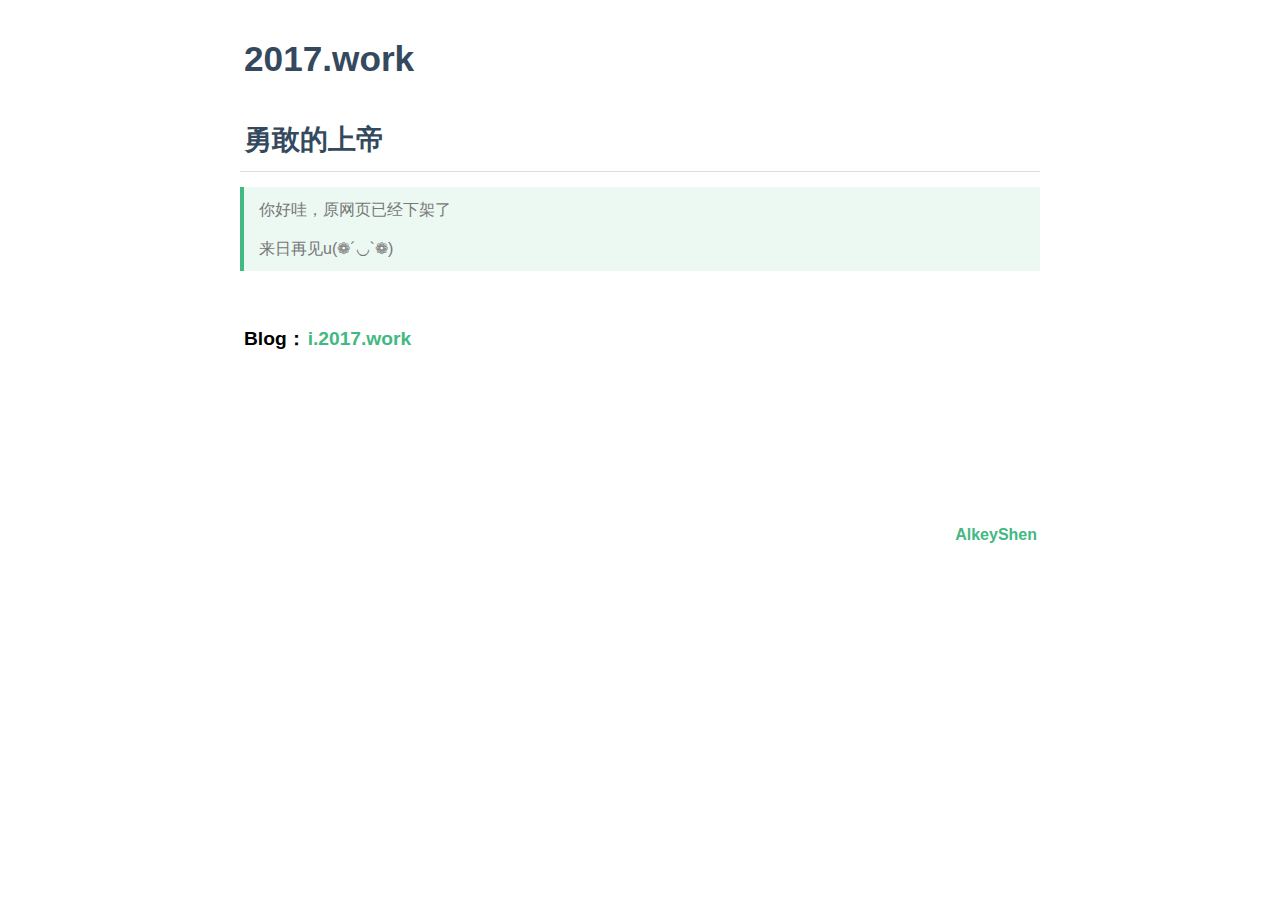
<file: index.html>
<!doctype html>
<html>
<head>
<meta charset='UTF-8'><meta name='viewport' content='width=device-width initial-scale=1'>
<title>闻鲸鲤的故事</title><link href='file://vue/fonts.css' rel='stylesheet' type='text/css' /><style type='text/css'>html {overflow-x: initial !important;}:root { --bg-color:#ffffff; --text-color:#333333; --select-text-bg-color:#B5D6FC; --select-text-font-color:auto; --monospace:"Lucida Console",Consolas,"Courier",monospace; }
html { font-size: 14px; background-color: var(--bg-color); color: var(--text-color); font-family: "Helvetica Neue", Helvetica, Arial, sans-serif; -webkit-font-smoothing: antialiased; }
body { margin: 0px; padding: 0px; height: auto; bottom: 0px; top: 0px; left: 0px; right: 0px; font-size: 1rem; line-height: 1.42857; overflow-x: hidden; background: inherit; tab-size: 4; }
iframe { margin: auto; }
a.url { word-break: break-all; }
a:active, a:hover { outline: 0px; }
.in-text-selection, ::selection { text-shadow: none; background: var(--select-text-bg-color); color: var(--select-text-font-color); }
#write { margin: 0px auto; height: auto; width: inherit; word-break: normal; overflow-wrap: break-word; position: relative; white-space: normal; overflow-x: visible; padding-top: 40px; }
#write.first-line-indent p { text-indent: 2em; }
#write.first-line-indent li p, #write.first-line-indent p * { text-indent: 0px; }
#write.first-line-indent li { margin-left: 2em; }
.for-image #write { padding-left: 8px; padding-right: 8px; }
body.typora-export { padding-left: 30px; padding-right: 30px; }
.typora-export .footnote-line, .typora-export li, .typora-export p { white-space: pre-wrap; }
@media screen and (max-width: 500px) {
  body.typora-export { padding-left: 0px; padding-right: 0px; }
  #write { padding-left: 20px; padding-right: 20px; }
  .CodeMirror-sizer { margin-left: 0px !important; }
  .CodeMirror-gutters { display: none !important; }
}
#write li > figure:last-child { margin-bottom: 0.5rem; }
#write ol, #write ul { position: relative; }
img { max-width: 100%; vertical-align: middle; }
button, input, select, textarea { color: inherit; font: inherit; }
input[type="checkbox"], input[type="radio"] { line-height: normal; padding: 0px; }
*, ::after, ::before { box-sizing: border-box; }
#write h1, #write h2, #write h3, #write h4, #write h5, #write h6, #write p, #write pre { width: inherit; }
#write h1, #write h2, #write h3, #write h4, #write h5, #write h6, #write p { position: relative; }
p { line-height: inherit; }
h1, h2, h3, h4, h5, h6 { break-after: avoid-page; break-inside: avoid; orphans: 2; }
p { orphans: 4; }
h1 { font-size: 2rem; }
h2 { font-size: 1.8rem; }
h3 { font-size: 1.6rem; }
h4 { font-size: 1.4rem; }
h5 { font-size: 1.2rem; }
h6 { font-size: 1rem; }
.md-math-block, .md-rawblock, h1, h2, h3, h4, h5, h6, p { margin-top: 1rem; margin-bottom: 1rem; }
.hidden { display: none; }
.md-blockmeta { color: rgb(204, 204, 204); font-weight: 700; font-style: italic; }
a { cursor: pointer; }
sup.md-footnote { padding: 2px 4px; background-color: rgba(238, 238, 238, 0.7); color: rgb(85, 85, 85); border-radius: 4px; cursor: pointer; }
sup.md-footnote a, sup.md-footnote a:hover { color: inherit; text-transform: inherit; text-decoration: inherit; }
#write input[type="checkbox"] { cursor: pointer; width: inherit; height: inherit; }
figure { overflow-x: auto; margin: 1.2em 0px; max-width: calc(100% + 16px); padding: 0px; }
figure > table { margin: 0px !important; }
tr { break-inside: avoid; break-after: auto; }
thead { display: table-header-group; }
table { border-collapse: collapse; border-spacing: 0px; width: 100%; overflow: auto; break-inside: auto; text-align: left; }
table.md-table td { min-width: 32px; }
.CodeMirror-gutters { border-right: 0px; background-color: inherit; }
.CodeMirror-linenumber { user-select: none; }
.CodeMirror { text-align: left; }
.CodeMirror-placeholder { opacity: 0.3; }
.CodeMirror pre { padding: 0px 4px; }
.CodeMirror-lines { padding: 0px; }
div.hr:focus { cursor: none; }
#write pre { white-space: pre-wrap; }
#write.fences-no-line-wrapping pre { white-space: pre; }
#write pre.ty-contain-cm { white-space: normal; }
.CodeMirror-gutters { margin-right: 4px; }
.md-fences { font-size: 0.9rem; display: block; break-inside: avoid; text-align: left; overflow: visible; white-space: pre; background: inherit; position: relative !important; }
.md-diagram-panel { width: 100%; margin-top: 10px; text-align: center; padding-top: 0px; padding-bottom: 8px; overflow-x: auto; }
#write .md-fences.mock-cm { white-space: pre-wrap; }
.md-fences.md-fences-with-lineno { padding-left: 0px; }
#write.fences-no-line-wrapping .md-fences.mock-cm { white-space: pre; overflow-x: auto; }
.md-fences.mock-cm.md-fences-with-lineno { padding-left: 8px; }
.CodeMirror-line, twitterwidget { break-inside: avoid; }
.footnotes { opacity: 0.8; font-size: 0.9rem; margin-top: 1em; margin-bottom: 1em; }
.footnotes + .footnotes { margin-top: 0px; }
.md-reset { margin: 0px; padding: 0px; border: 0px; outline: 0px; vertical-align: top; background: 0px 0px; text-decoration: none; text-shadow: none; float: none; position: static; width: auto; height: auto; white-space: nowrap; cursor: inherit; -webkit-tap-highlight-color: transparent; line-height: normal; font-weight: 400; text-align: left; box-sizing: content-box; direction: ltr; }
li div { padding-top: 0px; }
blockquote { margin: 1rem 0px; }
li .mathjax-block, li p { margin: 0.5rem 0px; }
li { margin: 0px; position: relative; }
blockquote > :last-child { margin-bottom: 0px; }
blockquote > :first-child, li > :first-child { margin-top: 0px; }
.footnotes-area { color: rgb(136, 136, 136); margin-top: 0.714rem; padding-bottom: 0.143rem; white-space: normal; }
#write .footnote-line { white-space: pre-wrap; }
@media print {
  body, html { border: 1px solid transparent; height: 99%; break-after: avoid; break-before: avoid; }
  #write { margin-top: 0px; padding-top: 0px; border-color: transparent !important; }
  .typora-export * { -webkit-print-color-adjust: exact; }
  html.blink-to-pdf { font-size: 13px; }
  .typora-export #write { padding-left: 32px; padding-right: 32px; padding-bottom: 0px; break-after: avoid; }
  .typora-export #write::after { height: 0px; }
}
.footnote-line { margin-top: 0.714em; font-size: 0.7em; }
a img, img a { cursor: pointer; }
pre.md-meta-block { font-size: 0.8rem; min-height: 0.8rem; white-space: pre-wrap; background: rgb(204, 204, 204); display: block; overflow-x: hidden; }
p > .md-image:only-child:not(.md-img-error) img, p > img:only-child { display: block; margin: auto; }
p > .md-image:only-child { display: inline-block; width: 100%; }
#write .MathJax_Display { margin: 0.8em 0px 0px; }
.md-math-block { width: 100%; }
.md-math-block:not(:empty)::after { display: none; }
[contenteditable="true"]:active, [contenteditable="true"]:focus, [contenteditable="false"]:active, [contenteditable="false"]:focus { outline: 0px; box-shadow: none; }
.md-task-list-item { position: relative; list-style-type: none; }
.task-list-item.md-task-list-item { padding-left: 0px; }
.md-task-list-item > input { position: absolute; top: 0px; left: 0px; margin-left: -1.2em; margin-top: calc(1em - 10px); border: none; }
.math { font-size: 1rem; }
.md-toc { min-height: 3.58rem; position: relative; font-size: 0.9rem; border-radius: 10px; }
.md-toc-content { position: relative; margin-left: 0px; }
.md-toc-content::after, .md-toc::after { display: none; }
.md-toc-item { display: block; color: rgb(65, 131, 196); }
.md-toc-item a { text-decoration: none; }
.md-toc-inner:hover { text-decoration: underline; }
.md-toc-inner { display: inline-block; cursor: pointer; }
.md-toc-h1 .md-toc-inner { margin-left: 0px; font-weight: 700; }
.md-toc-h2 .md-toc-inner { margin-left: 2em; }
.md-toc-h3 .md-toc-inner { margin-left: 4em; }
.md-toc-h4 .md-toc-inner { margin-left: 6em; }
.md-toc-h5 .md-toc-inner { margin-left: 8em; }
.md-toc-h6 .md-toc-inner { margin-left: 10em; }
@media screen and (max-width: 48em) {
  .md-toc-h3 .md-toc-inner { margin-left: 3.5em; }
  .md-toc-h4 .md-toc-inner { margin-left: 5em; }
  .md-toc-h5 .md-toc-inner { margin-left: 6.5em; }
  .md-toc-h6 .md-toc-inner { margin-left: 8em; }
}
a.md-toc-inner { font-size: inherit; font-style: inherit; font-weight: inherit; line-height: inherit; }
.footnote-line a:not(.reversefootnote) { color: inherit; }
.md-attr { display: none; }
.md-fn-count::after { content: "."; }
code, pre, samp, tt { font-family: var(--monospace); }
kbd { margin: 0px 0.1em; padding: 0.1em 0.6em; font-size: 0.8em; color: rgb(36, 39, 41); background: rgb(255, 255, 255); border: 1px solid rgb(173, 179, 185); border-radius: 3px; box-shadow: rgba(12, 13, 14, 0.2) 0px 1px 0px, rgb(255, 255, 255) 0px 0px 0px 2px inset; white-space: nowrap; vertical-align: middle; }
.md-comment { color: rgb(162, 127, 3); opacity: 0.8; font-family: var(--monospace); }
code { text-align: left; vertical-align: initial; }
a.md-print-anchor { white-space: pre !important; border-width: initial !important; border-style: none !important; border-color: initial !important; display: inline-block !important; position: absolute !important; width: 1px !important; right: 0px !important; outline: 0px !important; background: 0px 0px !important; text-decoration: initial !important; text-shadow: initial !important; }
.md-inline-math .MathJax_SVG .noError { display: none !important; }
.html-for-mac .inline-math-svg .MathJax_SVG { vertical-align: 0.2px; }
.md-math-block .MathJax_SVG_Display { text-align: center; margin: 0px; position: relative; text-indent: 0px; max-width: none; max-height: none; min-height: 0px; min-width: 100%; width: auto; overflow-y: hidden; display: block !important; }
.MathJax_SVG_Display, .md-inline-math .MathJax_SVG_Display { width: auto; margin: inherit; display: inline-block !important; }
.MathJax_SVG .MJX-monospace { font-family: var(--monospace); }
.MathJax_SVG .MJX-sans-serif { font-family: sans-serif; }
.MathJax_SVG { display: inline; font-style: normal; font-weight: 400; line-height: normal; zoom: 90%; text-indent: 0px; text-align: left; text-transform: none; letter-spacing: normal; word-spacing: normal; overflow-wrap: normal; white-space: nowrap; float: none; direction: ltr; max-width: none; max-height: none; min-width: 0px; min-height: 0px; border: 0px; padding: 0px; margin: 0px; }
.MathJax_SVG * { transition: none 0s ease 0s; }
.MathJax_SVG_Display svg { vertical-align: middle !important; margin-bottom: 0px !important; margin-top: 0px !important; }
.os-windows.monocolor-emoji .md-emoji { font-family: "Segoe UI Symbol", sans-serif; }
.md-diagram-panel > svg { max-width: 100%; }
[lang="flow"] svg, [lang="mermaid"] svg { max-width: 100%; height: auto; }
[lang="mermaid"] .node text { font-size: 1rem; }
table tr th { border-bottom: 0px; }
video { max-width: 100%; display: block; margin: 0px auto; }
iframe { max-width: 100%; width: 100%; border: none; }
.highlight td, .highlight tr { border: 0px; }
svg[id^="mermaidChart"] { line-height: 1em; }
mark { background: rgb(255, 255, 0); color: rgb(0, 0, 0); }
.md-html-inline .md-plain, .md-html-inline strong, mark .md-inline-math, mark strong { color: inherit; }
mark .md-meta { color: rgb(0, 0, 0); opacity: 0.3 !important; }


/* cyrillic-ext */
/* cyrillic */
/* greek-ext */
/* greek */
/* vietnamese */
/* latin-ext */
/* latin */
/* cyrillic-ext */
/* cyrillic */
/* greek-ext */
/* greek */
/* vietnamese */
/* latin-ext */
/* latin */
/* cyrillic-ext */
/* cyrillic */
/* greek-ext */
/* greek */
/* vietnamese */
/* latin-ext */
/* latin */
/* cyrillic-ext */
/* cyrillic */
/* greek-ext */
/* greek */
/* vietnamese */
/* latin-ext */
/* latin */
@font-face {
    font-family: 'Source Sans Pro';
    font-style: normal;
    font-weight: 600;
    src: local('Source Sans Pro SemiBold'), local('SourceSansPro-SemiBold'), url('file:///C://Users//dabai//AppData//Roaming//Typora/themes/vue/6xKydSBYKcSV-LCoeQqfX1RYOo3i54rwlxdu.woff2') format('woff2');
    unicode-range: U+0000-00FF, U+0131, U+0152-0153, U+02BB-02BC, U+02C6, U+02DA, U+02DC, U+2000-206F, U+2074, U+20AC, U+2122, U+2191, U+2193, U+2212, U+2215, U+FEFF, U+FFFD;
}@import '';

:root {
    --side-bar-bg-color: #fff;
    --control-text-color: #777;
    --font-sans-serif: 'Ubuntu', 'Source Sans Pro', sans-serif !important;
    --font-monospace: 'Fira Code', 'Roboto Mono', monospace !important;
}

html {
    font-size: 16px;
}

body {
    font-family: var(--font-sans-serif);
    /* color: #34495e; */
    color: black;
    -webkit-font-smoothing: antialiased;
    line-height: 1.6rem;
    letter-spacing: 0;
    margin: 0;
    overflow-x: hidden;
}

#write {
    max-width: 860px;
    margin: 0 auto;
    padding: 20px 30px 100px;
}

#write p {
    line-height: 1.6rem;
    word-spacing: .05rem;
}

#write ol li {
    padding-left: 0.5rem;
}

#write > ul:first-child,
#write > ol:first-child {
    margin-top: 30px;
}

body > *:first-child {
    margin-top: 0 !important;
}

body > *:last-child {
    margin-bottom: 0 !important;
}

a {
    color: #42b983;
    font-weight: 600;
    padding: 0 2px;
    text-decoration: none;
}

h1,
h2,
h3,
h4,
h5,
h6 {
    position: relative;
    margin-top: 1rem;
    margin-bottom: 1rem;
    font-weight: bold;
    line-height: 1.4;
    cursor: text;
}

h1:hover a.anchor,
h2:hover a.anchor,
h3:hover a.anchor,
h4:hover a.anchor,
h5:hover a.anchor,
h6:hover a.anchor {
    text-decoration: none;
}

h1 tt,
h1 code {
    font-size: inherit !important;
}

h2 tt,
h2 code {
    font-size: inherit !important;
}

h3 tt,
h3 code {
    font-size: inherit !important;
}

h4 tt,
h4 code {
    font-size: inherit !important;
}

h5 tt,
h5 code {
    font-size: inherit !important;
}

h6 tt,
h6 code {
    font-size: inherit !important;
}

h2 a,
h3 a {
    color: #34495e;
}

h1 {
    color: #34495e;
    padding-bottom: .4rem;
    font-size: 2.2rem;
    line-height: 1.3;
}

h2 {
    color: #34495e;
    font-size: 1.75rem;
    line-height: 1.225;
    margin: 35px 0 15px;
    padding-bottom: 0.5em;
    border-bottom: 1px solid #ddd;
}

h3 {
    font-size: 1.4rem;
    line-height: 1.43;
    margin: 20px 0 7px;
}

h4 {
    font-size: 1.2rem;
}

h5 {
    font-size: 1rem;
}

h6 {
    font-size: 1rem;
    color: #777;
}

p,
blockquote,
ul,
ol,
dl,
table {
    margin: 0.8em 0;
}

li > ol,
li > ul {
    margin: 0 0;
}

hr {
    height: 2px;
    padding: 0;
    margin: 16px 0;
    background-color: #e7e7e7;
    border: 0 none;
    overflow: hidden;
    box-sizing: content-box;
}

body > h2:first-child {
    margin-top: 0;
    padding-top: 0;
}

body > h1:first-child {
    margin-top: 0;
    padding-top: 0;
}

body > h1:first-child + h2 {
    margin-top: 0;
    padding-top: 0;
}

body > h3:first-child,
body > h4:first-child,
body > h5:first-child,
body > h6:first-child {
    margin-top: 0;
    padding-top: 0;
}

a:first-child h1,
a:first-child h2,
a:first-child h3,
a:first-child h4,
a:first-child h5,
a:first-child h6 {
    margin-top: 0;
    padding-top: 0;
}

h1 p,
h2 p,
h3 p,
h4 p,
h5 p,
h6 p {
    margin-top: 0;
}

li p.first {
    display: inline-block;
}

ul,
ol {
    padding-left: 30px;
}

ul:first-child,
ol:first-child {
    margin-top: 0;
}

ul:last-child,
ol:last-child {
    margin-bottom: 0;
}

blockquote {
    border-left: 4px solid #42b983;
    padding: 10px 15px;
    color: #777;
    background-color: rgba(66, 185, 131, .1);
}

table {
    padding: 0;
    word-break: initial;
}

table tr {
    border-top: 1px solid #dfe2e5;
    margin: 0;
    padding: 0;
}

table tr:nth-child(2n),
thead {
    background-color: #fafafa;
}

table tr th {
    font-weight: bold;
    border: 1px solid #dfe2e5;
    border-bottom: 0;
    text-align: left;
    margin: 0;
    padding: 6px 13px;
}

table tr td {
    border: 1px solid #dfe2e5;
    text-align: left;
    margin: 0;
    padding: 6px 13px;
}

table tr th:first-child,
table tr td:first-child {
    margin-top: 0;
}

table tr th:last-child,
table tr td:last-child {
    margin-bottom: 0;
}

#write strong {
    padding: 0 1px;
}

#write em {
    padding: 0 5px 0 2px;
}

#write table thead th {
    background-color: #f2f2f2;
}

#write .CodeMirror-gutters {
    border-right: none;
}

#write .md-fences {
    border: 1px solid #F4F4F4;
    -webkit-font-smoothing: initial;
    margin: 0.8rem 0 !important;
    padding: 0.3rem 0 !important;
    line-height: 1.43rem;
    background-color: #F8F8F8 !important;
    border-radius: 2px;
    font-family: var(--font-monospace);
    font-size: 0.85rem;
    word-wrap: normal;
}

#write .CodeMirror-wrap .CodeMirror-code pre {
    padding-left: 12px;
}

#write code, tt {
    padding: 2px 4px;
    border-radius: 2px;
    font-family: var(--font-monospace);
    font-size: 0.92rem;
    color: #e96900;
    background-color: #f8f8f8;
}

tt {
    margin: 0 2px;
}

#write .md-footnote {
    background-color: #f8f8f8;
    color: #e96900;
}

/* heighlight. */
#write mark {
    background-color: #EBFFEB;
    border-radius: 2px;
    padding: 2px 4px;
    margin: 0 2px;
    color: #222;
    font-weight: 500;
}

#write del {
    padding: 1px 2px;
}

.cm-s-inner .cm-link,
.cm-s-inner.cm-link {
    color: #22a2c9;
}

.cm-s-inner .cm-string {
    color: #22a2c9;
}

.md-task-list-item > input {
    margin-left: -1.3em;
}

@media print {
    html {
        font-size: 13px;
    }

    table,
    pre {
        page-break-inside: avoid;
    }

    pre {
        word-wrap: break-word;
    }
}

.md-fences {
    background-color: #f8f8f8;
}

#write pre.md-meta-block {
    padding: 1rem;
    font-size: 85%;
    line-height: 1.45;
    background-color: #f7f7f7;
    border: 0;
    border-radius: 3px;
    color: #777777;
    margin-top: 0 !important;
}

.mathjax-block > .code-tooltip {
    bottom: .375rem;
}

#write > h3.md-focus:before {
    left: -1.5625rem;
    top: .375rem;
}

#write > h4.md-focus:before {
    left: -1.5625rem;
    top: .285714286rem;
}

#write > h5.md-focus:before {
    left: -1.5625rem;
    top: .285714286rem;
}

#write > h6.md-focus:before {
    left: -1.5625rem;
    top: .285714286rem;
}

.md-image > .md-meta {
    border-radius: 3px;
    font-family: var(--font-monospace);
    padding: 2px 0 0 4px;
    font-size: 0.9em;
    color: inherit;
}

.md-tag {
    color: inherit;
}

.md-toc {
    margin-top: 20px;
    padding-bottom: 20px;
}

.sidebar-tabs {
    border-bottom: none;
}

#typora-quick-open {
    border: 1px solid #ddd;
    background-color: #f8f8f8;
}

#typora-quick-open-item {
    background-color: #FAFAFA;
    border-color: #FEFEFE #e5e5e5 #e5e5e5 #eee;
    border-style: solid;
    border-width: 1px;
}

#md-notification:before {
    top: 10px;
}

/** focus mode */

.on-focus-mode blockquote {
    border-left-color: rgba(85, 85, 85, 0.12);
}

header,
.context-menu,
.megamenu-content,
footer {
    font-family: var(--font-sans-serif);
}

.file-node-content:hover .file-node-icon,
.file-node-content:hover .file-node-open-state {
    visibility: visible;
}

.mac-seamless-mode #typora-sidebar {
    background-color: var(--side-bar-bg-color);
}

.md-lang {
    color: #b4654d;
}

.html-for-mac .context-menu {
    --item-hover-bg-color: #E6F0FE;
}


 .typora-export li, .typora-export p, .typora-export,  .footnote-line {white-space: normal;} 
</style>
</head>
<body class='typora-export os-windows' >
<div  id='write'  class = 'is-node'><h1><a name="2017work" class="md-header-anchor"></a><span>2017.work</span></h1><h2><a name="勇敢的上帝" class="md-header-anchor"></a><span>勇敢的上帝</span></h2><blockquote><p><span>你好哇，原网页已经下架了</span></p><p><span>来日再见u(❁´◡`❁)</span></p></blockquote><p>&nbsp;</p><h4><a name="blogi2017workhttpsi2017work" class="md-header-anchor"></a><span>Blog：</span><a href='https://i.2017.work'><span>i.2017.work</span></a></h4><p>&nbsp;</p><p>&nbsp;</p><p>&nbsp;</p><p>&nbsp;</p><p><span>                                 </span><p align ="right"><a href='https://weibo.com/2351446567/'><strong><span>AlkeyShen</span></strong></a></p></p><p><span>								</span><span>      </span><p align = "right"><span></span></p></p></div>
</body>
</html>
</file>
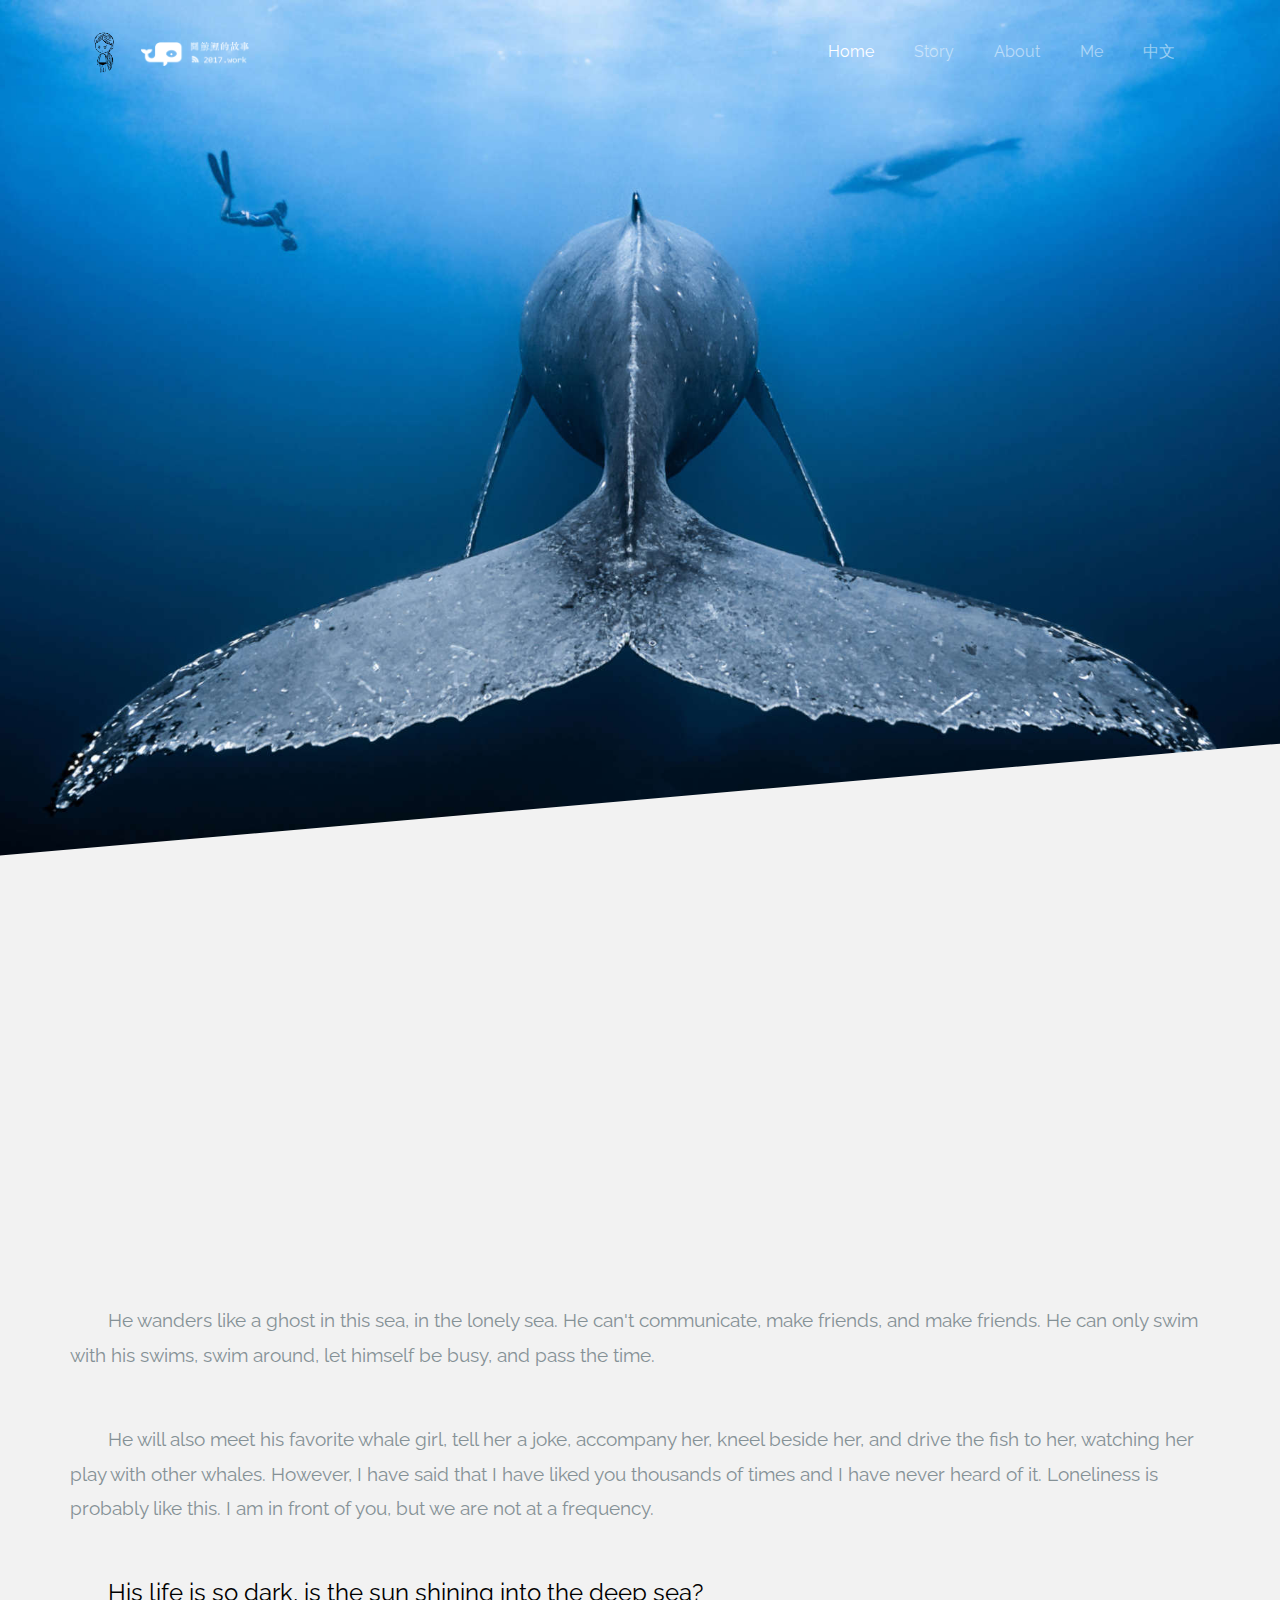
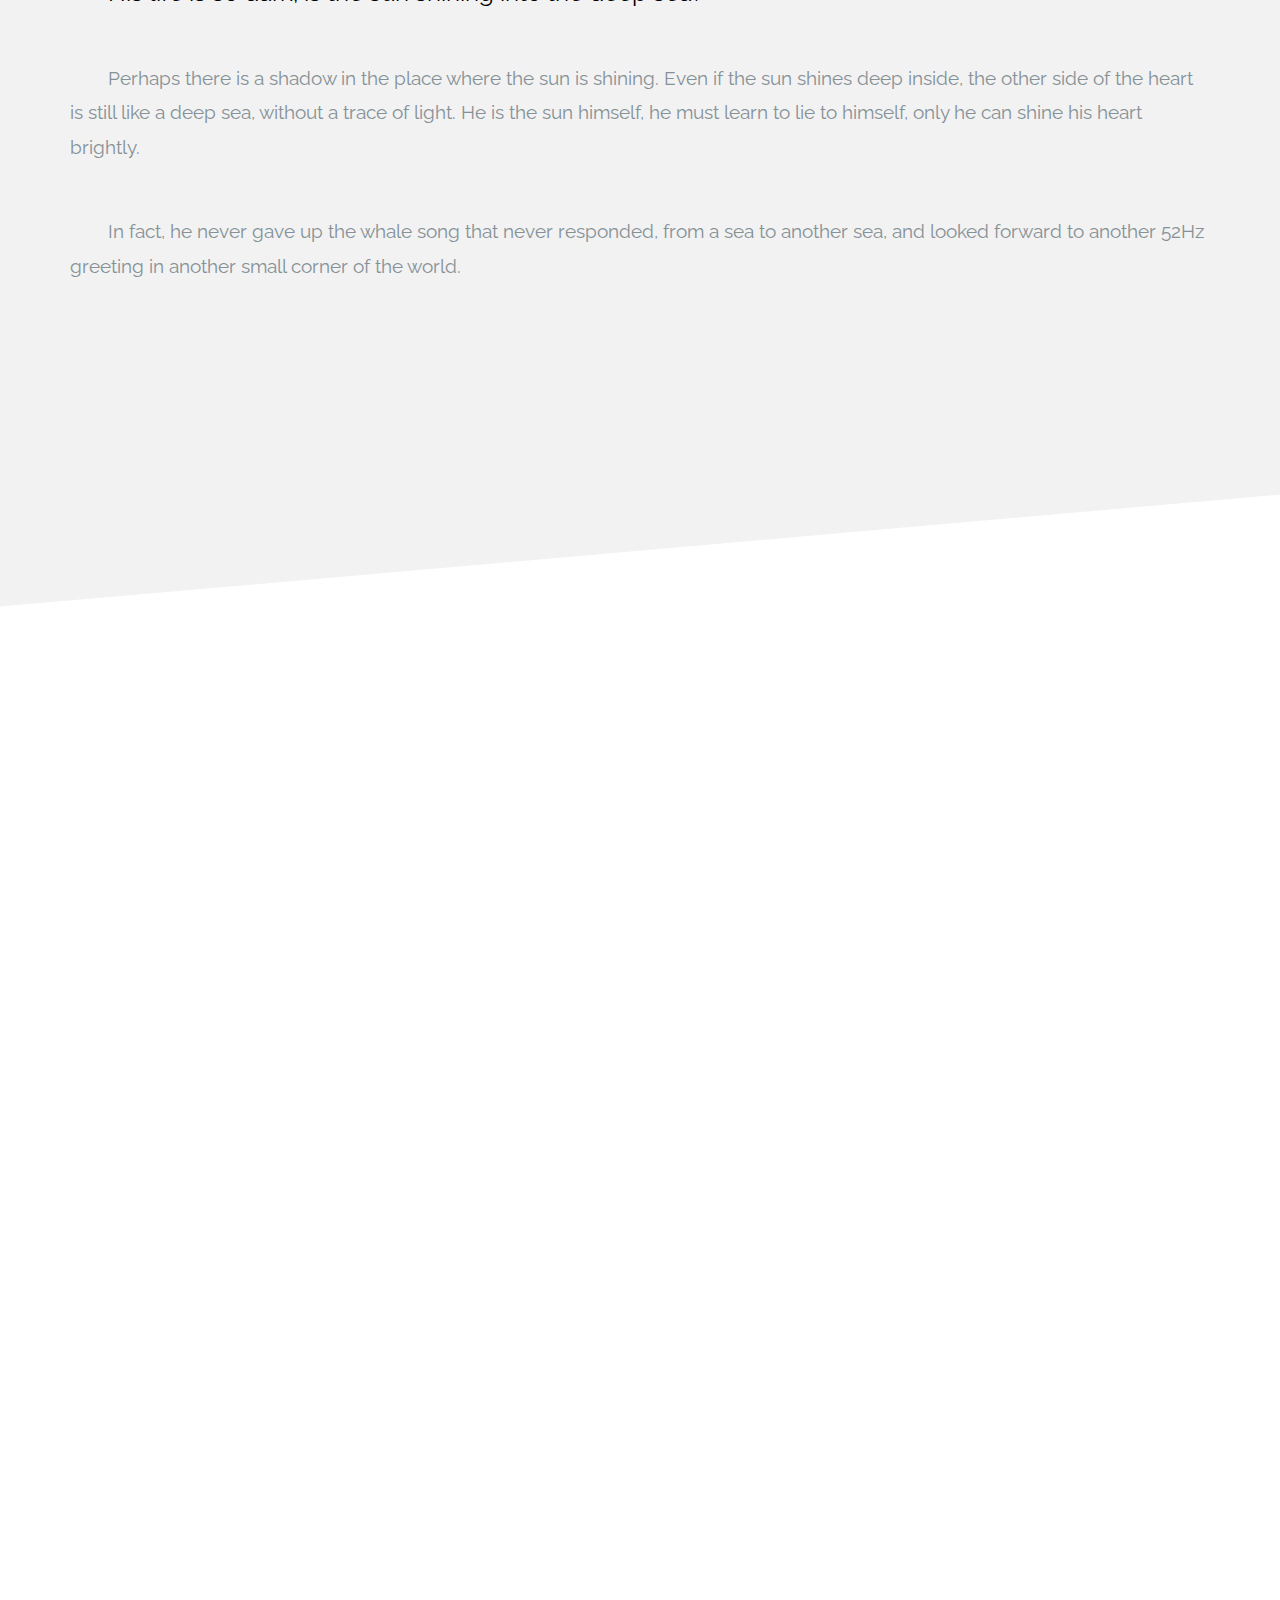
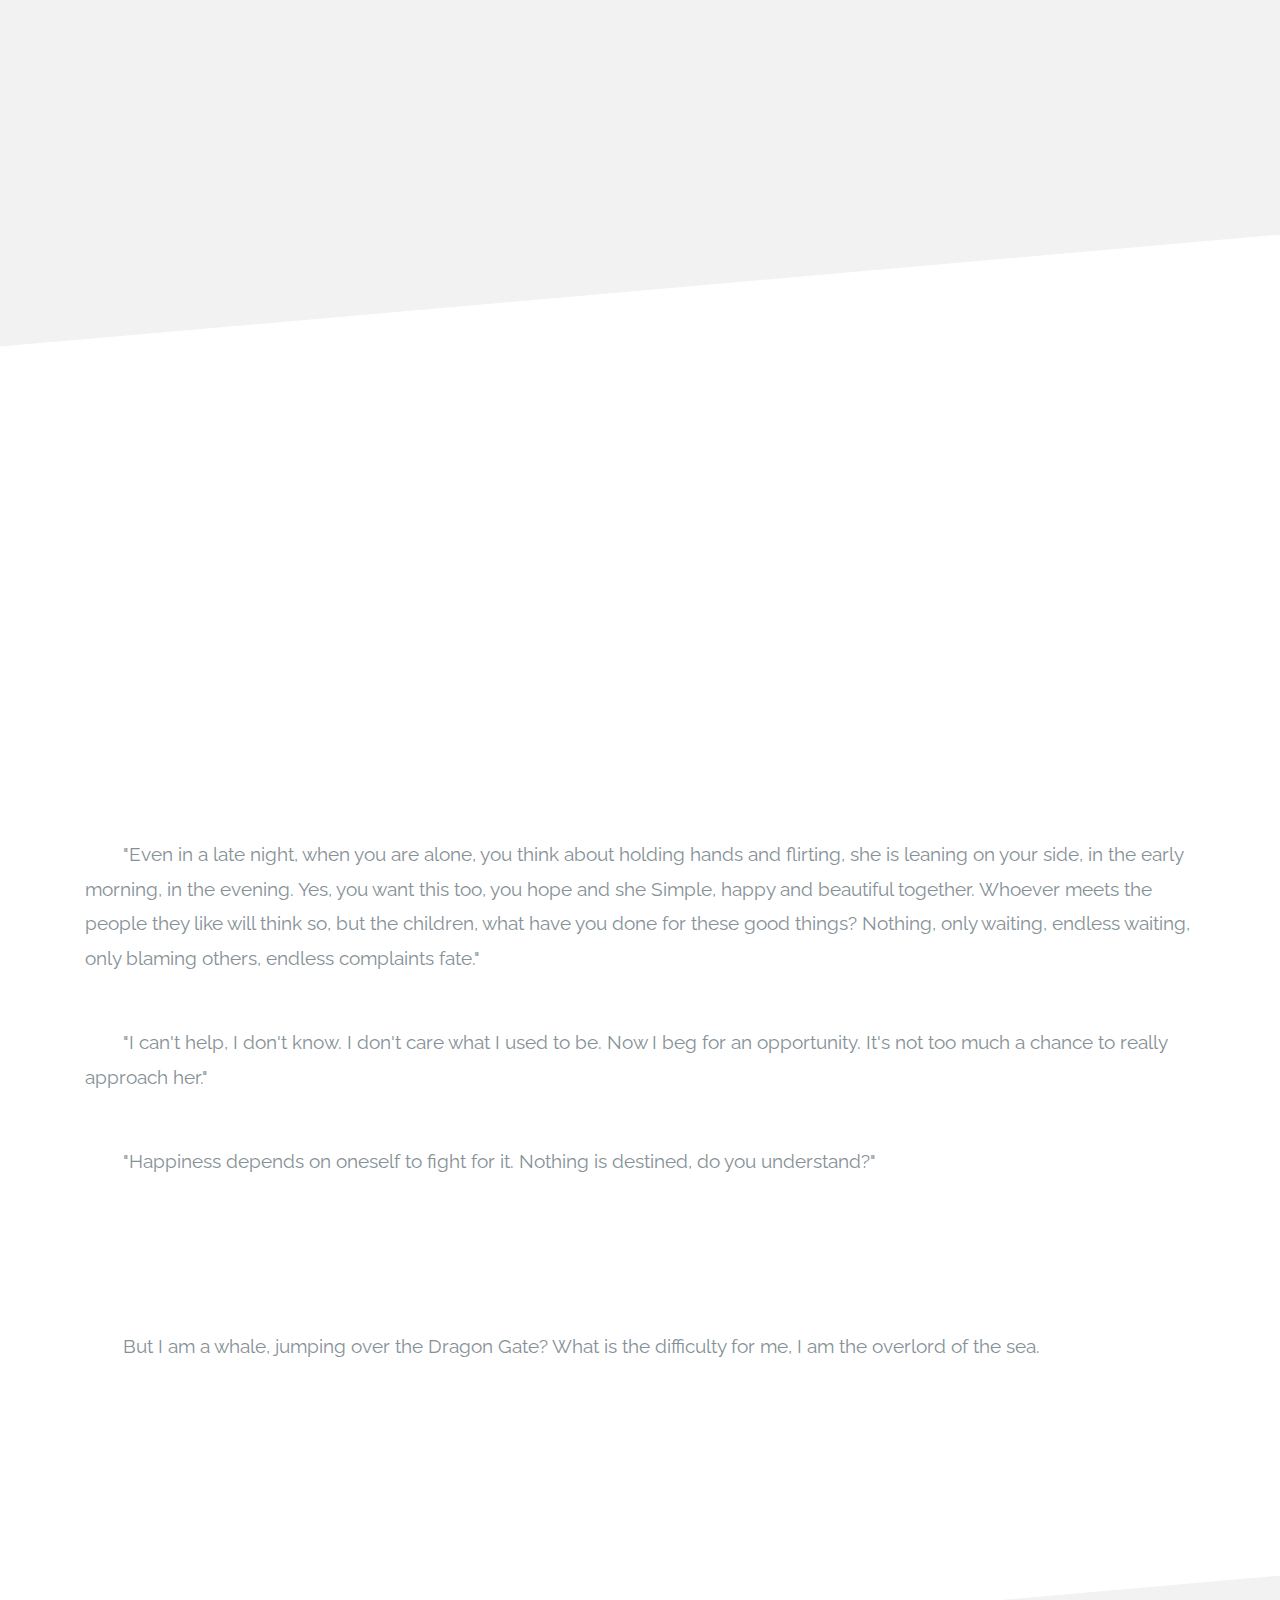
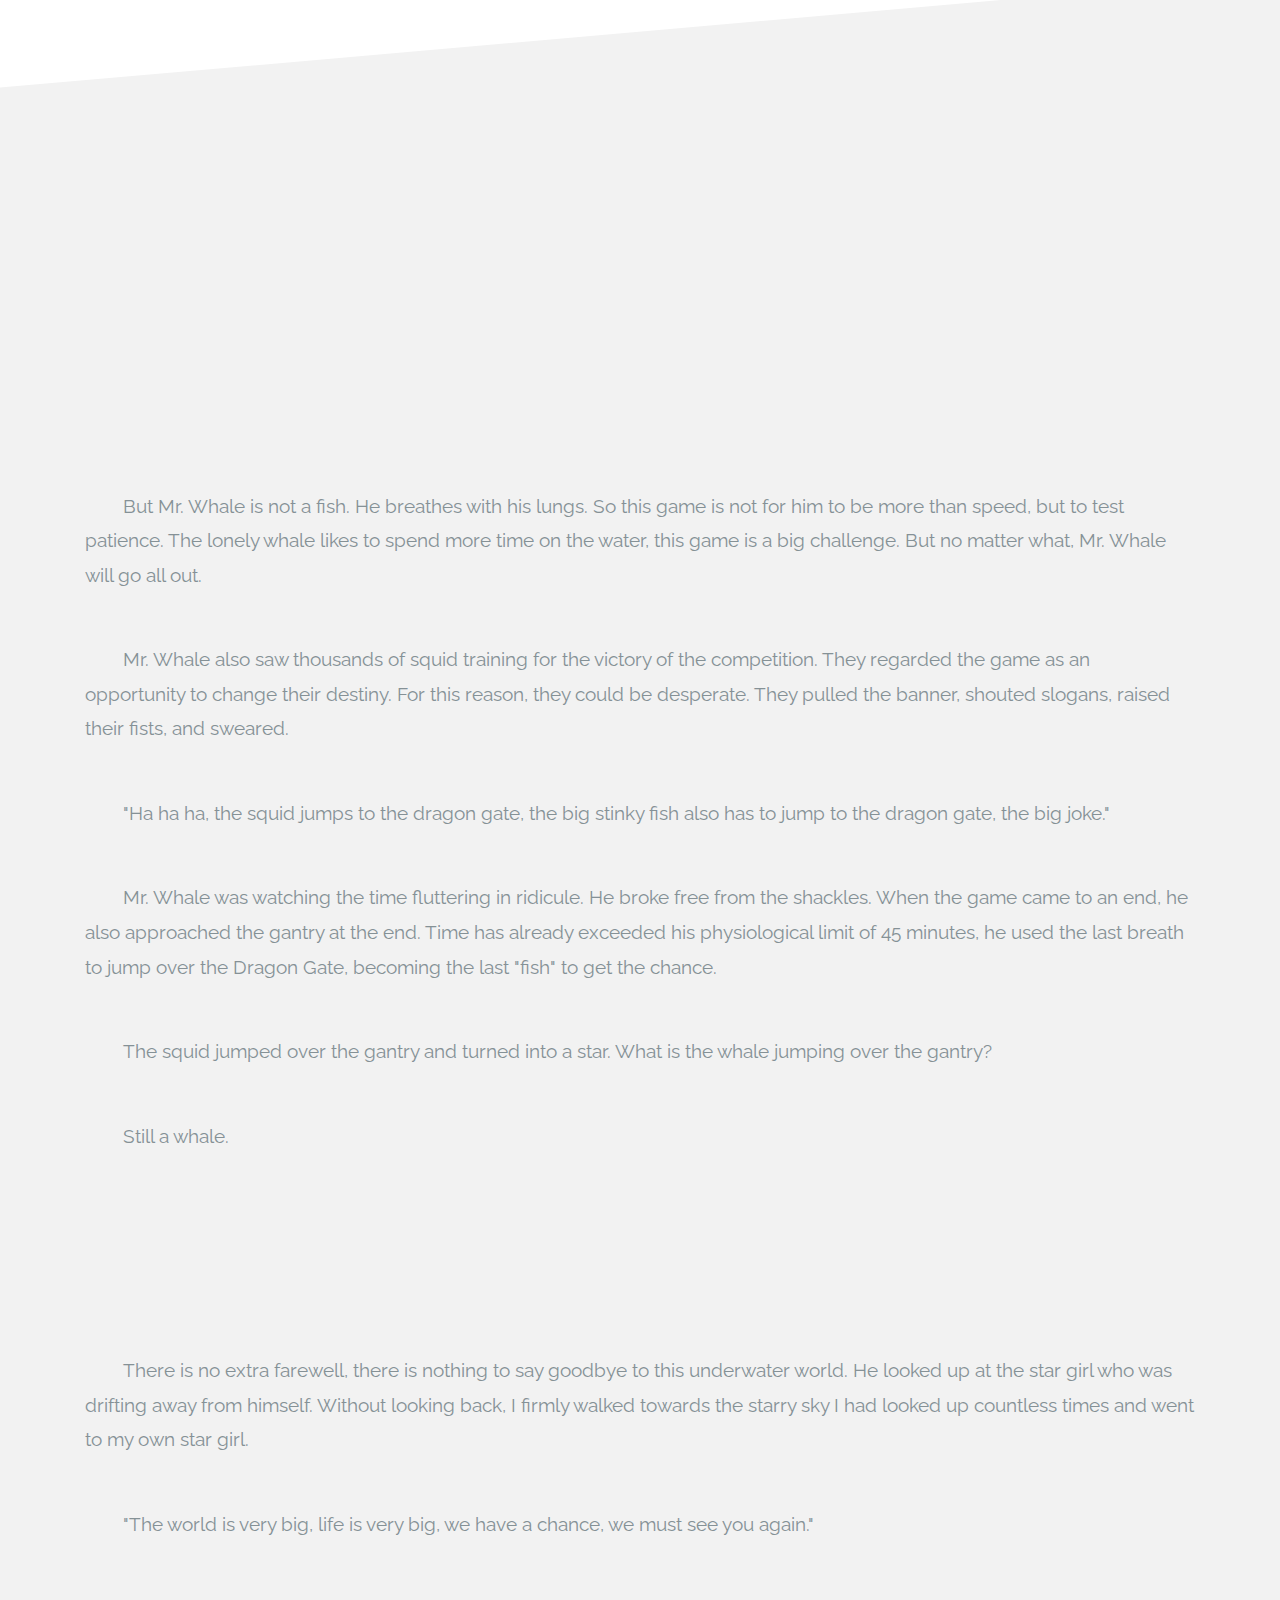
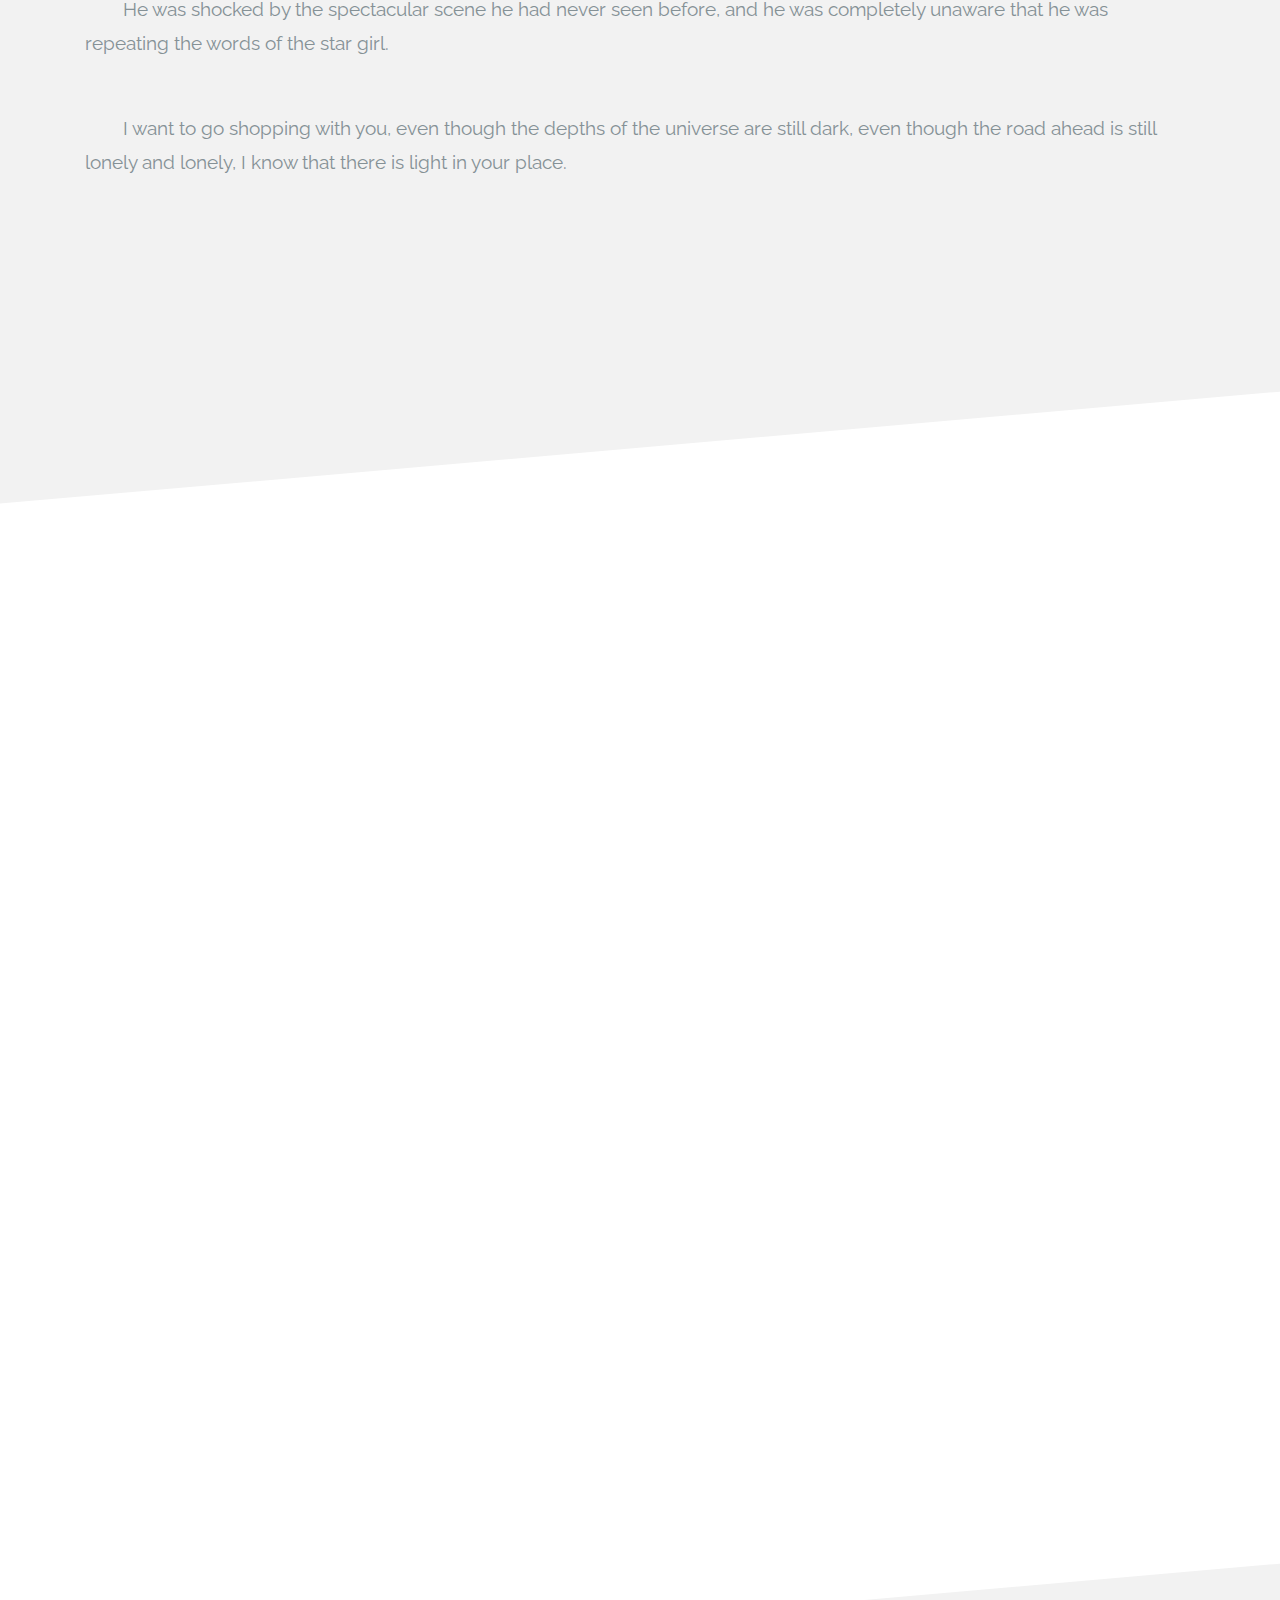
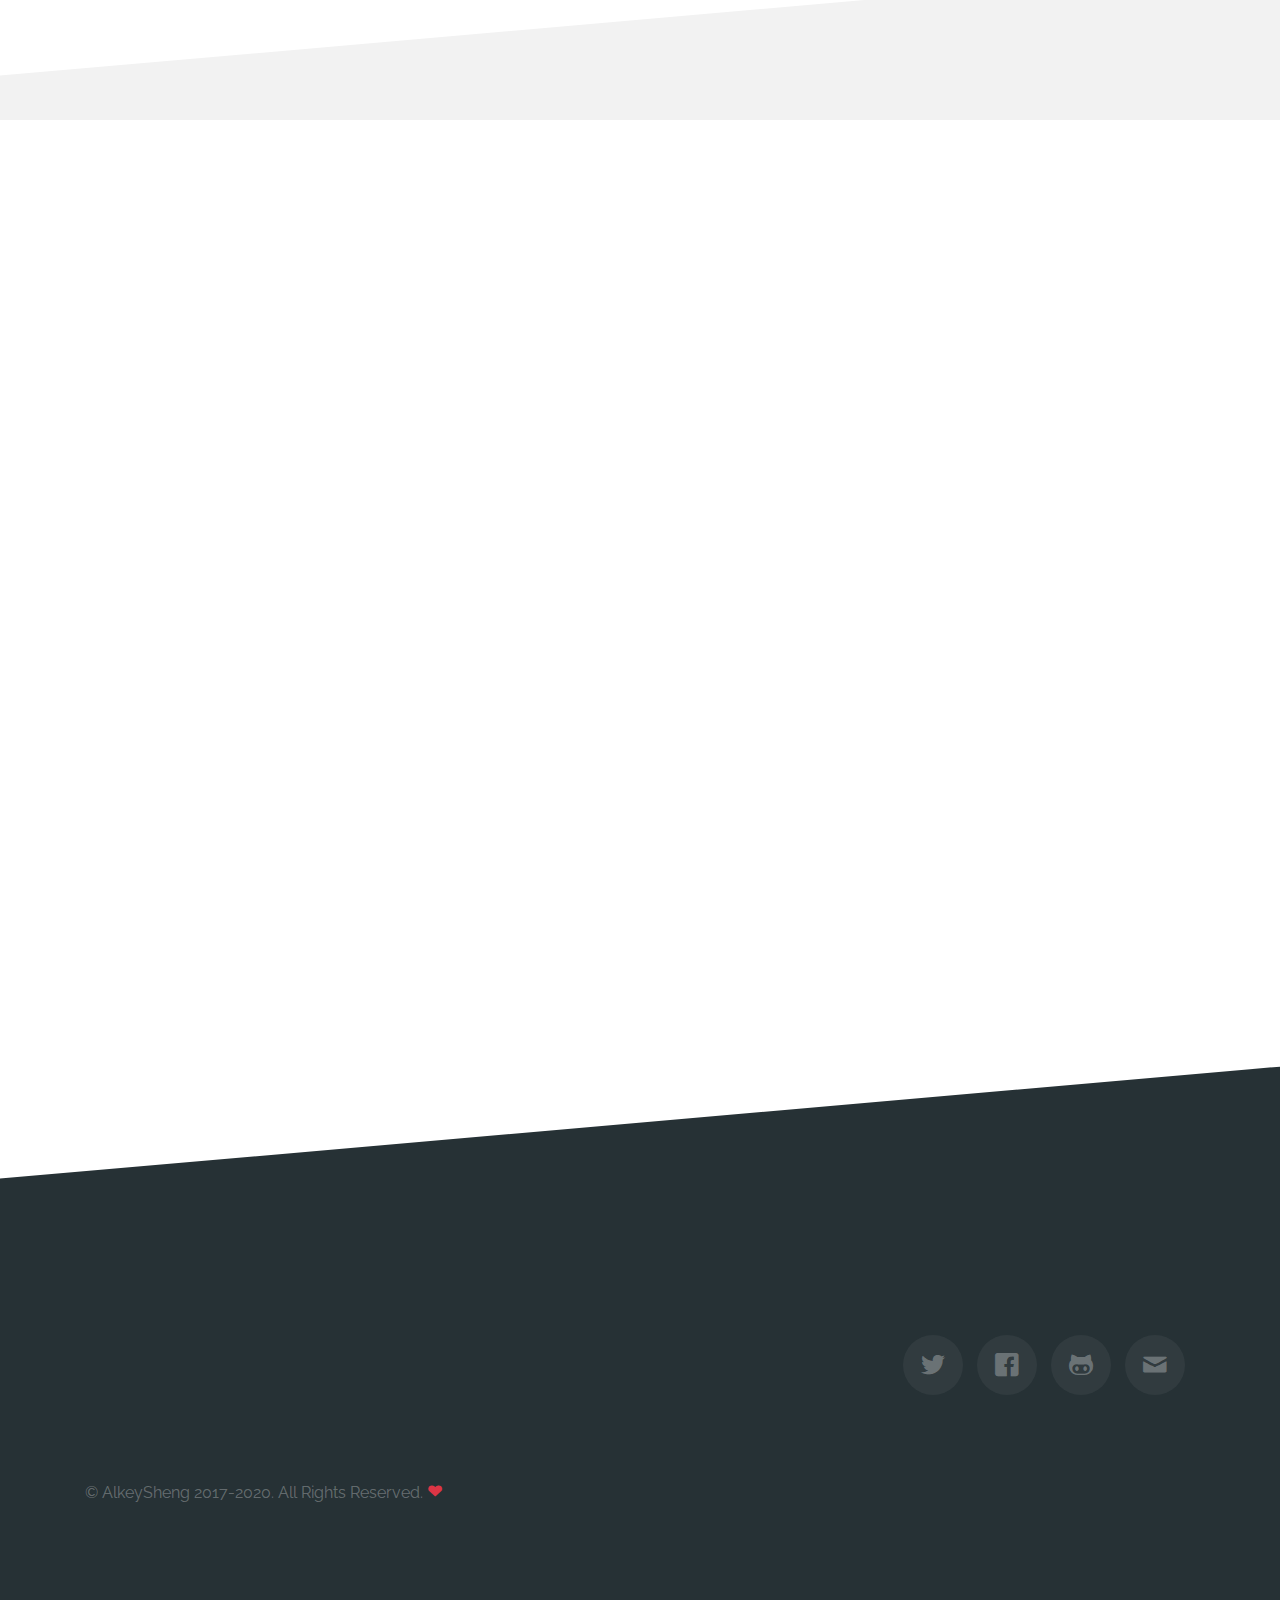
<file: index_englishpage.html>
<!DOCTYPE html>
<html lang="en">
<head> <title>The story of WenJingLee</title> <link rel="icon" href="bitbug_favicon.ico" type="image/x-icon"> <meta charset="utf-8"> <meta name="viewport" content="width=device-width, initial-scale=1, shrink-to-fit=no"> <meta name="description" content="wenjingli" /> <link href="https://fonts.googleapis.com/css?family=Raleway" rel="stylesheet"> <link rel="stylesheet" href="bootstrap.min.css"> <link rel="stylesheet" href="open-iconic-bootstrap.min.css"> <link rel="stylesheet" href="animate.css"> <link rel="stylesheet" href="owl.carousel.min.css"> <link rel="stylesheet" href="owl.theme.default.min.css"> <link rel="stylesheet" href="icomoon.css"> <link rel="stylesheet" href="style.css">
</head>
<body data-spy="scroll" data-target="#ftco-navbar" data-offset="200"> <nav class="navbar navbar-expand-lg navbar-dark ftco_navbar bg-dark ftco-navbar-light" id="ftco-navbar"> <div class="container"> <a class="navbar-brand" href="index_englishpage.html"><img src="8B1A9002-C00D-49A8-9CEC-5CB482581A85.png" width="40" height="49"></a> <a class="navbar-brand" href="index_englishpage.html"><img src="logo4.png" width="108.3" height="24.5"></a> <button class="navbar-toggler" type="button" data-toggle="collapse" data-target="#ftco-nav" aria-controls="ftco-nav" aria-expanded="false" aria-label="Toggle navigation"> <span class="icon-menu"></span> Menu </button> <div class="collapse navbar-collapse" id="ftco-nav"> <ul class="navbar-nav ml-auto"> <li class="nav-item active"><a href="#section-home" class="nav-link">Home</a></li> <li class="nav-item"><a href="#section-features" class="nav-link">Story</a></li> <li class="nav-item"><a href="#section-about" class="nav-link">About</a></li> <li class="nav-item"><a href="https://i.2017.work" class="nav-link">Me</a></li> <li class="nav-item"><a href="index.html" class="nav-link">中文</a></li> </ul> </div> </div>
</nav>
<!-- END nav --> <section class="ftco-cover ftco-slant" style="background-image: url(bg_3.jpg);" id="section-home"> <div class="container"> <div class="row align-items-center justify-content-center text-center ftco-vh-100"> <div class="col-md-10"> <h1 class="ftco-heading ftco-animate">The story of WenJingLee</h1> <h2 class="h5 ftco-subheading mb-5 ftco-animate">2017年6月1日</h2> <p><a href="#section-features" class="btn btn-primary ftco-animate">Read</a></p> </div> </div> </div>
</section> <section class="ftco-section bg-light ftco-slant ftco-slant-white" id="section-features"> <div class="container"> <div class="row"> <div class="col-md-12 text-center mb-5 ftco-animate"> <h2 class="text-uppercase ftco-uppercase">Scientists discover one of the world's most lonely whales</h2> <div class="row justify-content-center"> <div class="col-md-7"> <p class="lead">His vocal frequency is 52Hz. Normal whales use sound waves of five to fifteen Hz, so no one in this sea can hear him or even detect him.</p> </div> </div> </div> <div class="story"> <p id="first"> He wanders like a ghost in this sea, in the lonely sea. He can't communicate, make friends, and make friends. He can only swim with his swims, swim around, let himself be busy, and pass the time.</p> <p style="margin-top:50px;">He will also meet his favorite whale girl, tell her a joke, accompany her, kneel beside her, and drive the fish to her, watching her play with other whales. However, I have said that I have liked you thousands of times and I have never heard of it. Loneliness is probably like this. I am in front of you, but we are not at a frequency.</p> <h4 style="margin-top:50px;">His life is so dark, is the sun shining into the deep sea?</h4> <P style="margin-top:50px;">Perhaps there is a shadow in the place where the sun is shining. Even if the sun shines deep inside, the other side of the heart is still like a deep sea, without a trace of light. He is the sun himself, he must learn to lie to himself, only he can shine his heart brightly.</P> <p style="margin-top:50px;">In fact, he never gave up the whale song that never responded, from a sea to another sea, and looked forward to another 52Hz greeting in another small corner of the world.</p> </div> </section>
<!-- END section --> <section class="ftco-section ftco-slant" id="section-services"> <div class="container"> <div class="row"> <div class="col-md-12 text-center ftco-animate"> <h2 class="text-uppercase ftco-uppercase">"Hey, what are you doing!"</h2> <div class="row justify-content-center mb-5"> <div class="col-md-7"> <p class="lead">The scientists stopped tracking and Mr. Whale started a new voyage.</p> <p class="lead"> During the long journey, Mr. Whale often jumped out of the water. In this world, it seems that only one starry sky knows his inner loneliness.</p> </div> </div> </div> </div> <!-- END row --> <div class="row"> <div class="col-lg-4 mb-5 ftco-animate"> <figure><img src="img_2.jpg" alt="wenjingli" class="img-fluid"></figure> <div class="p-3"> <h3 class="h4" style="text-align: center">She is a star</h3> <p class="mb-4" style="text-indent:2em;">One of the hundreds of billions of stars. There is no moon, no sun, no sun. In the eyes of Mr. Whale, she is so special, so beautiful. Whenever the stars come, Mr. Whale likes to jump out of the water and wait quietly for her appearance. Looked at her a few times, looking at it secretly, looking far away. He sometimes feels pitiful. He couldn't help but sing a whale song when he was sad.</p> </div> </div> <div class="col-lg-4 mb-5 ftco-animate"> <figure style="margin: auto"><img src="img_1.jpg" alt="wenjingli" class="img-fluid"></figure> <div class="p-3"> <h3 class="h4" style="text-align: center">"Who? Who is singing?"</h3> <p class="mb-4" style="text-indent:2em;">Ah, yes. She is a star, and the stars can receive sound waves of any frequency.</p> <p class="mb-4" style="text-indent:2em;">Mr. Whale excitedly stayed up all night, and when the night fell, he said the greeting to the star girl with a trembling voice.。</p> <h5 style="text-align:center">"Hey, what are you doing?"</h5> </div> </div> <div class="col-lg-4 mb-5 ftco-animate"> <figure><img src="img_3.jpg" style="margin: auto" alt="wenjingli" class="img-fluid"></figure> <div class="p-3"> <ul class="list-unstyled ftco-list-check text-left" style="text-align: center"> <li class="d-flex mb-2">"When you are surrounded by flowers</li> <li class="d-flex mb-2">Enjoy yourself</li> <li class="d-flex mb-2">I bring the spring breeze to dance you.</li> <li class="d-flex mb-2">When you are walking on the rough road</li> <li class="d-flex mb-2">I will accompany you around.</li> <li class="d-flex mb-2">Cheering to the blue sky together</li> <li class="d-flex mb-2">Beckoning to the clouds</li> <li class="d-flex mb-2">We have to laugh together and cry together."</li> </ul> </div> </div> </div> </div>
</section> <section class="ftco-section bg-light ftco-slant ftco-slant-white" id="section-pricing" > <div class="container"> <div class="row"> <div class="col-md-12 text-center ftco-animate"> <h2 class="text-uppercase ftco-uppercase">Mr. Whale cherishes the time when he jumps out of the water and talks with the stars every day.</h2> <div class="row justify-content-center mb-5"> <div class="col-md-7"> <p class="lead">He has never really been happy like this. Hey, will she like me too? One day, when we laughed and said relatives, I would "carelessly" pick up her hand. One day, I "carelessly" sneaked a kiss on her face, oh...</p> </div> </div> </div> </div> <!-- END row --> <div class="row"> <div class="col-md bg-white p-5 m-2 text-center mb-2 ftco-animate"> <div class="ftco-pricing"> <h2>Mr. Whale has completely forgotten the fact that he is in a different world from the star girl.</h2> <ul class="list-unstyled mb-5"> <li>Perhaps it should be so</li> <li>"I will leave soon"</li> <li>Star girl is still smiling</li> <li>"Where to go?"</li> <li>Stars, no answer, just lick your eyes. The original stars, like me, are looking for shelter from the harbor.</li> <li>Mr. Whale has not jumped out of the water for a long time, but he is leaning on the reef. He is very afraid. A 52Hz whale is most afraid of being alone. He is afraid that he will get closer to the star girl, but he will not escape the fate. That will be the most painful thing in the world.</li> </ul> </div> </div> <div class="col-md bg-white p-5 m-2 text-center mb-2 ftco-animate"> <div class="ftco-pricing"> <ul class="list-unstyled mb-5" style="margin-top: 30px"> <li>"I am a star. I don't belong to anyone. No one can take possession of me. I belong only to the distance and belong to the depths of the distant universe. I look forward to the unknown journey."</li> <li style="margin-top: 30px">"Different worlds? No, we are all the same. I used to live in the sea. I am a squid. The legend is not completely accurate. The squid crosses the gantry and climbs into the sky. It is not a dragon, but a star. The sea and the stars. There is no difference, just the starry sky is never marginal. The world is big and life is very big. If we have a chance, we will see you again."</li> </ul> </div> </div> <div class="w-100 clearfix d-xl-none"></div> <div class="col-md bg-white ftco-pricing-popular p-5 m-2 text-center mb-2 ftco-animate"> <h2>The stars left, leaving the whales resting on the rocks.</h2> <ul class="list-unstyled mb-5"> <li style="margin-top: 50px">Will she meet another star? When she is a child, she will be sick, she will not swim, she will dim and disappear into the Galaxy.</li> <li>Even if he said that I love you thousands of times, I just said to myself.</li> <li>"Hey, I will accidentally pick up her hand, sneak attack on her face, hei hei..." The lonely whale couldn't stop the tears.</li> </ul> </div> </div> </div> </div> </div>
</section> <section class="ftco-section ftco-slant ftco-slant-light"> <div class="container"> <div class="row"> <div class="col-md-12 text-center ftco-animate"> <h2 class="text-uppercase ftco-uppercase">"You arranged us in different worlds, why did you let me meet her?<br/>Why do you arrange my fate so unfairly? ”</h2> <div class="row justify-content-center mb-5"> <div class="col-md-7"> <p class="lead">God said: "You are wrong. I never design a destiny for anyone. Happiness depends on oneself to fight for it."</p> </div> </div> </div> </div> <div class="story" style="margin-top: 60px"> <p>"Even in a late night, when you are alone, you think about holding hands and flirting, she is leaning on your side, in the early morning, in the evening. Yes, you want this too, you hope and she Simple, happy and beautiful together. Whoever meets the people they like will think so, but the children, what have you done for these good things? Nothing, only waiting, endless waiting, only blaming others, endless complaints fate."</p> <p style="margin-top:50px;">"I can't help, I don't know. I don't care what I used to be. Now I beg for an opportunity. It's not too much a chance to really approach her."</p> <p style="margin-top:50px;">"Happiness depends on oneself to fight for it. Nothing is destined, do you understand?"</p> <p style="margin-top:150px;"> But I am a whale, jumping over the Dragon Gate? What is the difficulty for me, I am the overlord of the sea.</p> </div>
</section> <section class="ftco-section ftco-slant ftco-slant-light bg-light ftco-slant ftco-slant-white" id="section-faq"> <div class="container"> <div class="row mb-5"> <div class="col-md-12 text-center ftco-animate"> <h2 class="text-uppercase ftco-uppercase">It turns out that the so-called Longmen is not at the sea, but at the bottom of the sea.</h2> <div class="row justify-content-center mb-5"> <div class="col-md-7"> <p class="lead">原来，所谓龙门不在海面，而在海底。</p> </div> </div> </div> </div> <div class="story" style="margin-top: 30px"> <p style="margin-top:50px;">But Mr. Whale is not a fish. He breathes with his lungs. So this game is not for him to be more than speed, but to test patience. The lonely whale likes to spend more time on the water, this game is a big challenge. But no matter what, Mr. Whale will go all out.</p> <p style="margin-top:50px;">Mr. Whale also saw thousands of squid training for the victory of the competition. They regarded the game as an opportunity to change their destiny. For this reason, they could be desperate. They pulled the banner, shouted slogans, raised their fists, and sweared.</p> <p style="margin-top:50px;">"Ha ha ha, the squid jumps to the dragon gate, the big stinky fish also has to jump to the dragon gate, the big joke."</p> <p style="margin-top:50px;"> Mr. Whale was watching the time fluttering in ridicule. He broke free from the shackles. When the game came to an end, he also approached the gantry at the end. Time has already exceeded his physiological limit of 45 minutes, he used the last breath to jump over the Dragon Gate, becoming the last "fish" to get the chance.</p> <p style="margin-top:50px;">The squid jumped over the gantry and turned into a star. What is the whale jumping over the gantry?</p> <p style="margin-top:50px;">Still a whale.</p> <p style="margin-top:200px;">There is no extra farewell, there is nothing to say goodbye to this underwater world. He looked up at the star girl who was drifting away from himself. Without looking back, I firmly walked towards the starry sky I had looked up countless times and went to my own star girl.</p> <p style="margin-top:50px;">"The world is very big, life is very big, we have a chance, we must see you again."</p> <p style="margin-top:50px;">He was shocked by the spectacular scene he had never seen before, and he was completely unaware that he was repeating the words of the star girl.</p> <p style="margin-top:50px;">I want to go shopping with you, even though the depths of the universe are still dark, even though the road ahead is still lonely and lonely, I know that there is light in your place.</p> </div>
</section> <section class="ftco-section ftco-slant ftco-slant-light" id="section-about"> <div class="container"> <div class="row mb-5"> <div class="col-md-12 text-center ftco-animate"> <h2 class="text-uppercase ftco-uppercase"> It is said to be given to JingWen Lee classmate</h2> <div class="row justify-content-center mb-5"> <div class="col-md-7"> <p class="lead"> 2017.6.1 <br/><a href="https://weibo.com/2351446567">Alkeysheng</a></p> </div> </div> </div> </div> <!-- END row --> <div class="row no-gutters align-items-center ftco-animate"> <div class="col-md-6 mb-md-0 mb-5"> <img src="james-carol-lee-1112971-unsplash.jpg" alt="wenjingli" class="img-fluid"> </div> <div class="col-md-6 p-md-5"> <h3 class="h3 mb-4">52-hertz whale</h3> <h5>From <a href="https://en.wikipedia.org/wiki/52-hertz_whale">Wikipedia</a>, the free encyclopedia</h5> <p>The 52-hertz whale is an individual whale of unidentified species, which calls at the very unusual frequency of 52 Hz. This pitch is a much higher frequency than that of the other whale species with migration patterns most closely resembling this whale's[1] – the blue whale (10–39 Hz)[2] or fin whale (20 Hz).[1] It has been detected regularly in many locations since the late 1980s and appears to be the only individual emitting a whale call at this frequency. It has been described as the "world's loneliest whale".[3]</p> </div> </div> </div>
</section> </section>
<section class="ftco-section bg-white ftco-slant ftco-slant-dark" id="section-contact"> <div class="container"> <div class="row"> <div class="col-md pr-md-5 mb-5"> <div class="row no-gutters align-items-center ftco-animate"> <div class="col-md-6 p-md-5 order-md-1" style="margin-top: 100px;margin-left: 20%"> <h3 class="h3 mb-4">All our days pass away under your wrath</h3> <p>we finish our years with a moan<br/>The length of our days is seventy years--or eighty<br/> if we have the strength<br/>yet their span is but trouble and sorrow<br/> for they quickly pass<br/>and we fly away</p> <p class="mb-5" style="text-indent: 7em;margin-top: 40px;">——<a href="https://www.biblegateway.com/passage/?search=%E8%A9%A9+%E7%AF%87+90&version=CUV">Moses Psalm 90</a></p> </div> </div> </div> </div> </div>
</section> <footer class="ftco-footer ftco-bg-dark"> <div class="container"> <div class="row mb-5"> <div class="col-md-8"> <div class="row"> <div class="col-md"> <div class="ftco-footer-widget mb-4"> <h2 class="ftco-heading-2"></h2> </div> </div> <div class="col-md"> <div class="ftco-footer-widget mb-4"> <h2 class="ftco-heading-2"></h2> </div> </div> <div class="col-md"> <div class="ftco-footer-widget mb-4"> <h2 class="ftco-heading-2"></h2> </div> </div> </div> </div> <div class="col-md-4"> <div class="ftco-footer-widget mb-4"> <ul class="ftco-footer-social list-unstyled float-md-right float-lft"> <li><a href="https://twitter.com/ShengYaqi"><span class="icon-twitter"></span></a></li> <li><a href="https://www.facebook.com/yaqi.sheng"><span class="icon-facebook"></span></a></li> <li><a href="https://github.com/AlkeySheng"><span class="icon-github"></span></a></li> <li><a href="mailto:alkeysheng@mail.ujn.edu.cn"><span class="icon-mail"></span></a></li> </ul> </div> </div> </div> <div class="row"> <div class="col-md text-left"> <p>&copy; AlkeySheng 2017-2020. All Rights Reserved. <span class="icon-heart text-danger"></span> </p> </div> </div> </div>
</footer> <!-- loader -->
<div id="ftco-loader" class="show fullscreen"><svg class="circular" width="48px" height="48px"><circle class="path-bg" cx="24" cy="24" r="22" fill="none" stroke-width="4" stroke="#eeeeee"/><circle class="path" cx="24" cy="24" r="22" fill="none" stroke-width="4" stroke-miterlimit="10" stroke="#4586ff"/></svg></div> <script src="jquery.min.js"></script>
<script src="popper.min.js"></script>
<script src="bootstrap.min.js"></script>
<script src="jquery.easing.1.3.js"></script>
<script src="jquery.waypoints.min.js"></script>
<script src="owl.carousel.min.js"></script>
<script src="jquery.animateNumber.min.js"></script> <script src="main.js"></script> </body>
</html>
</file>
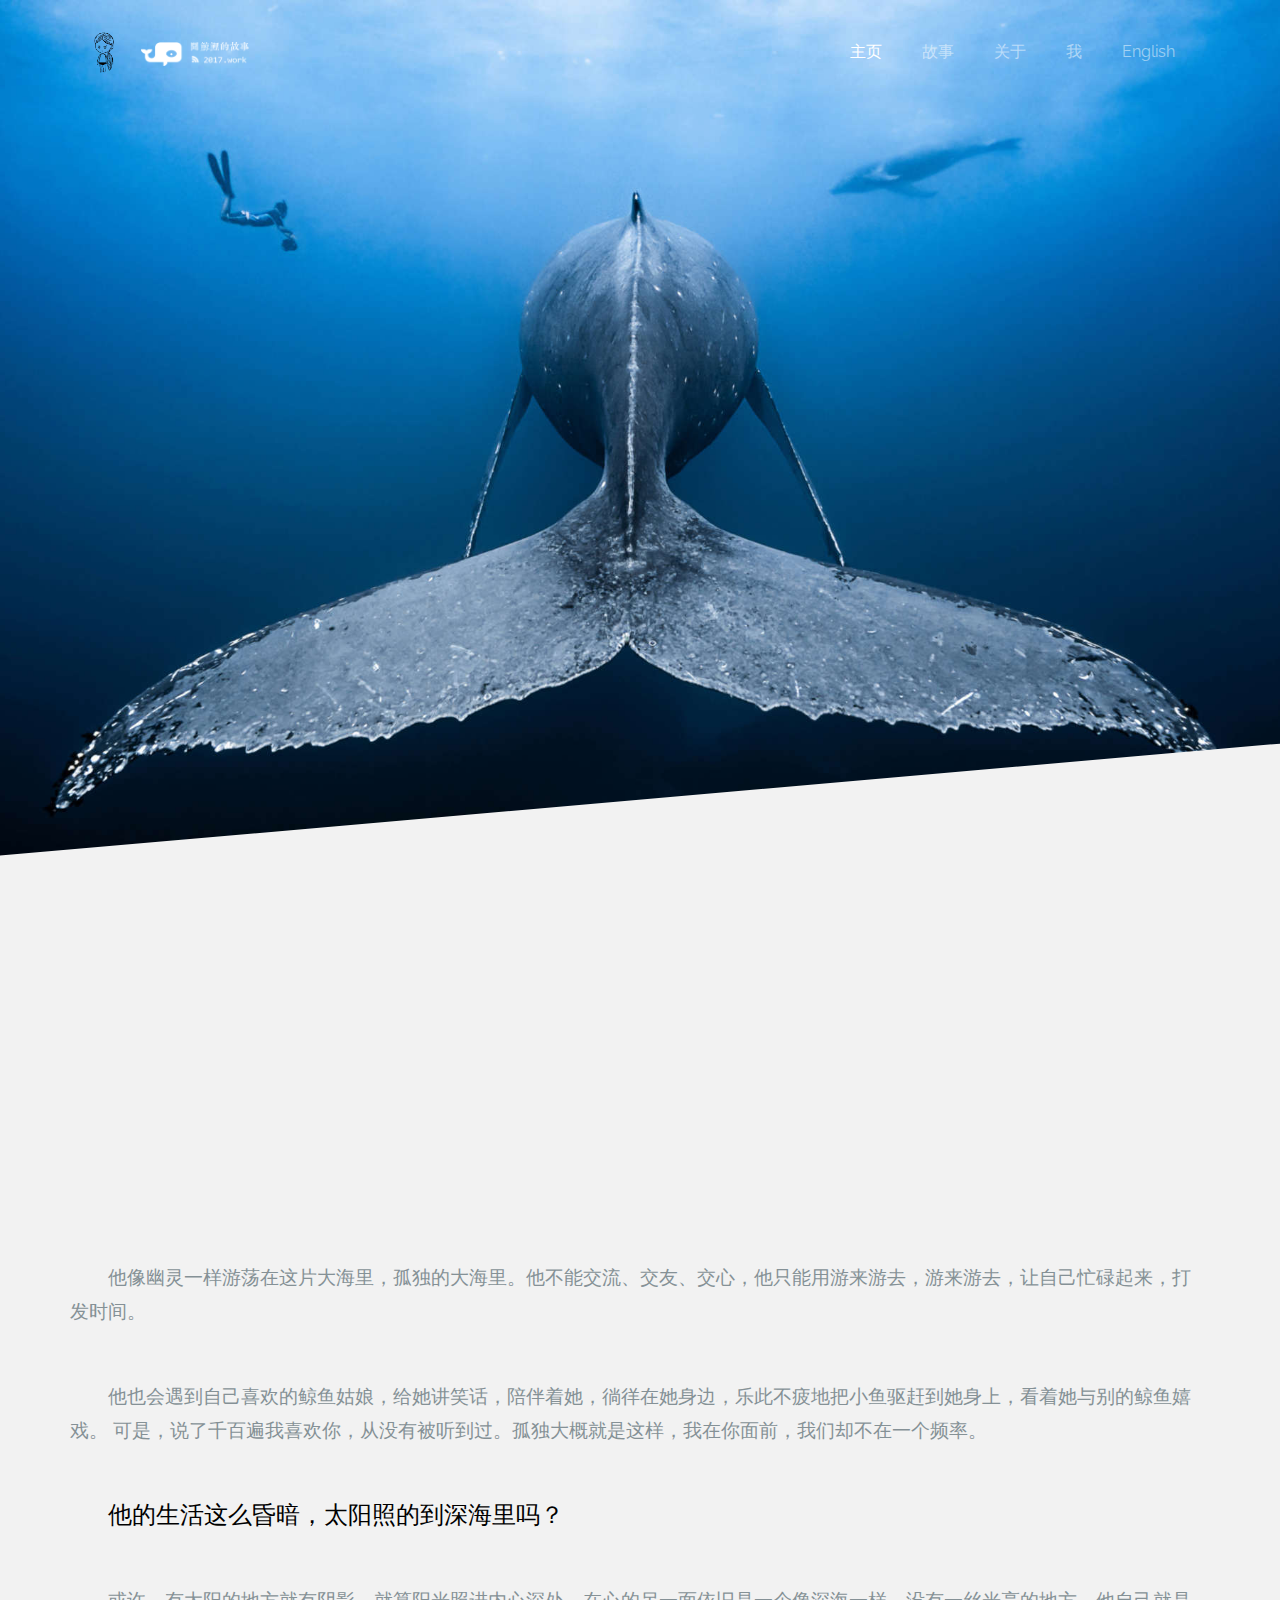
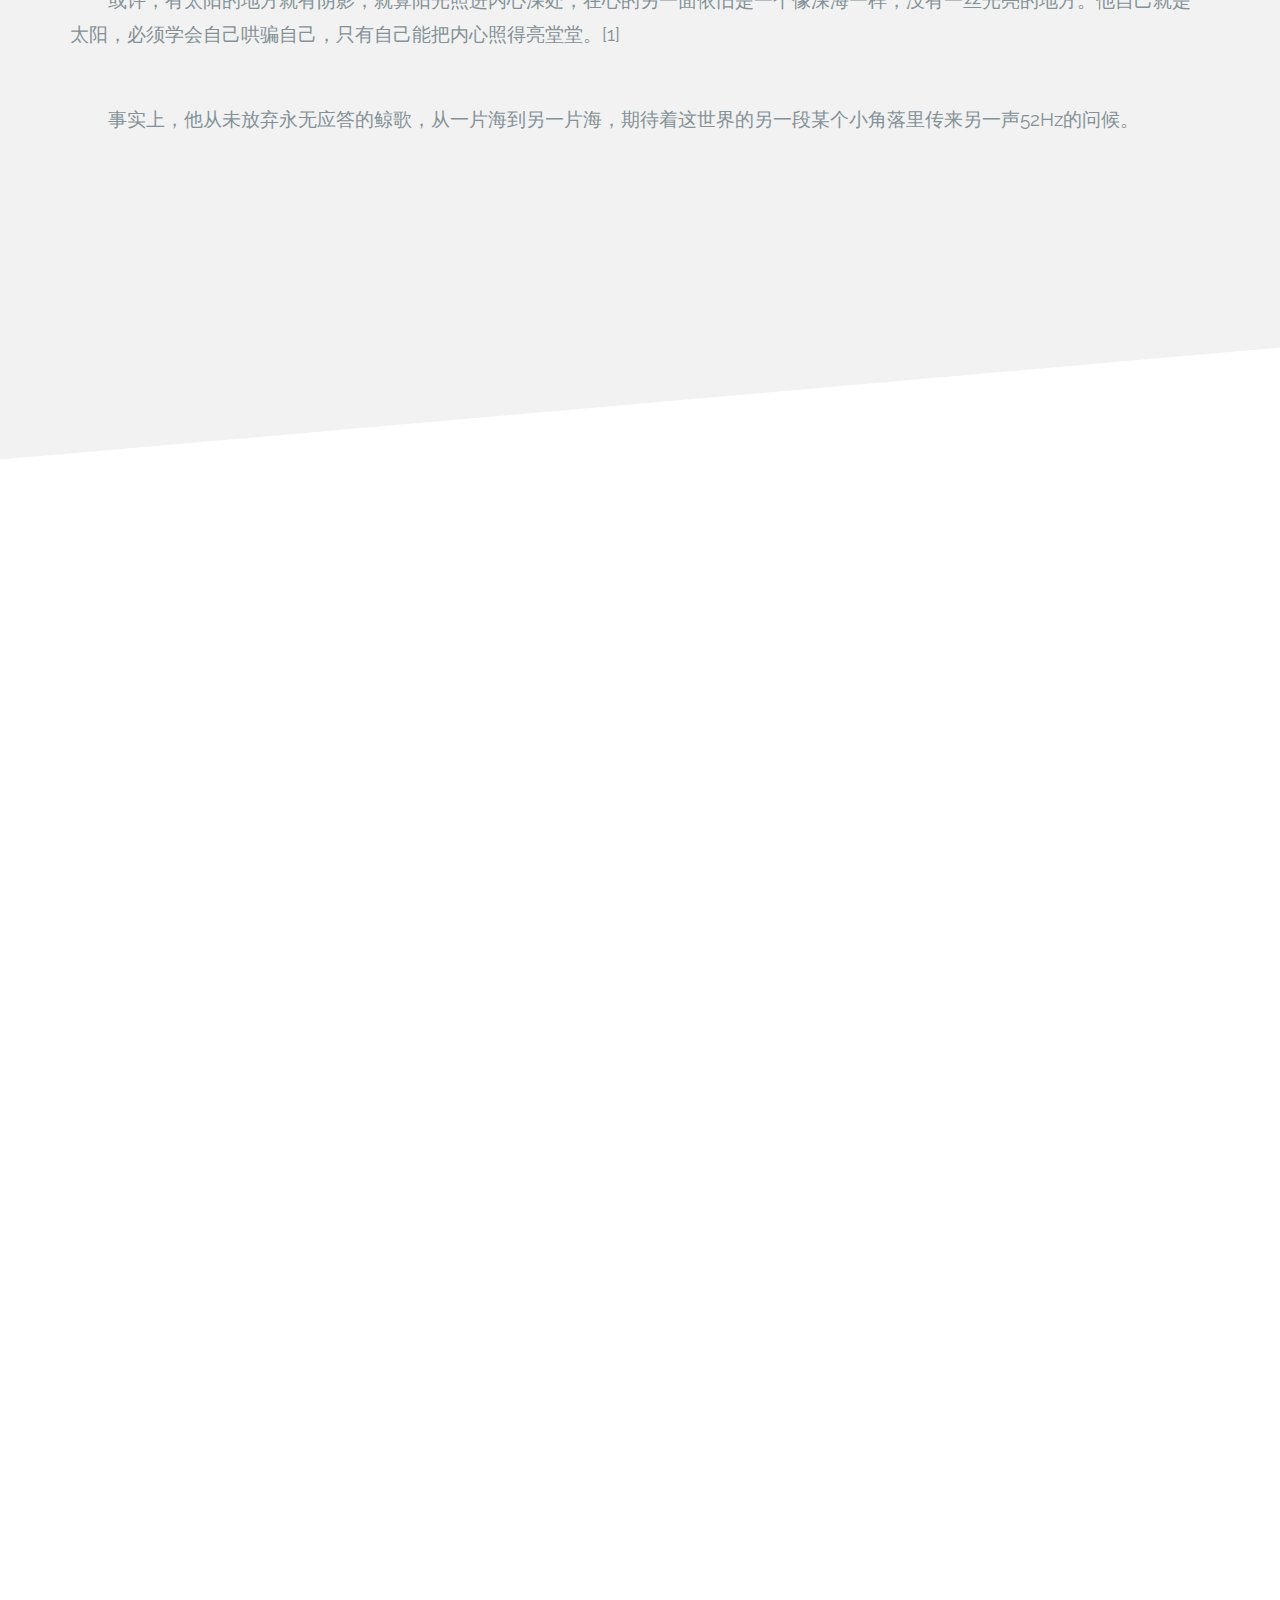
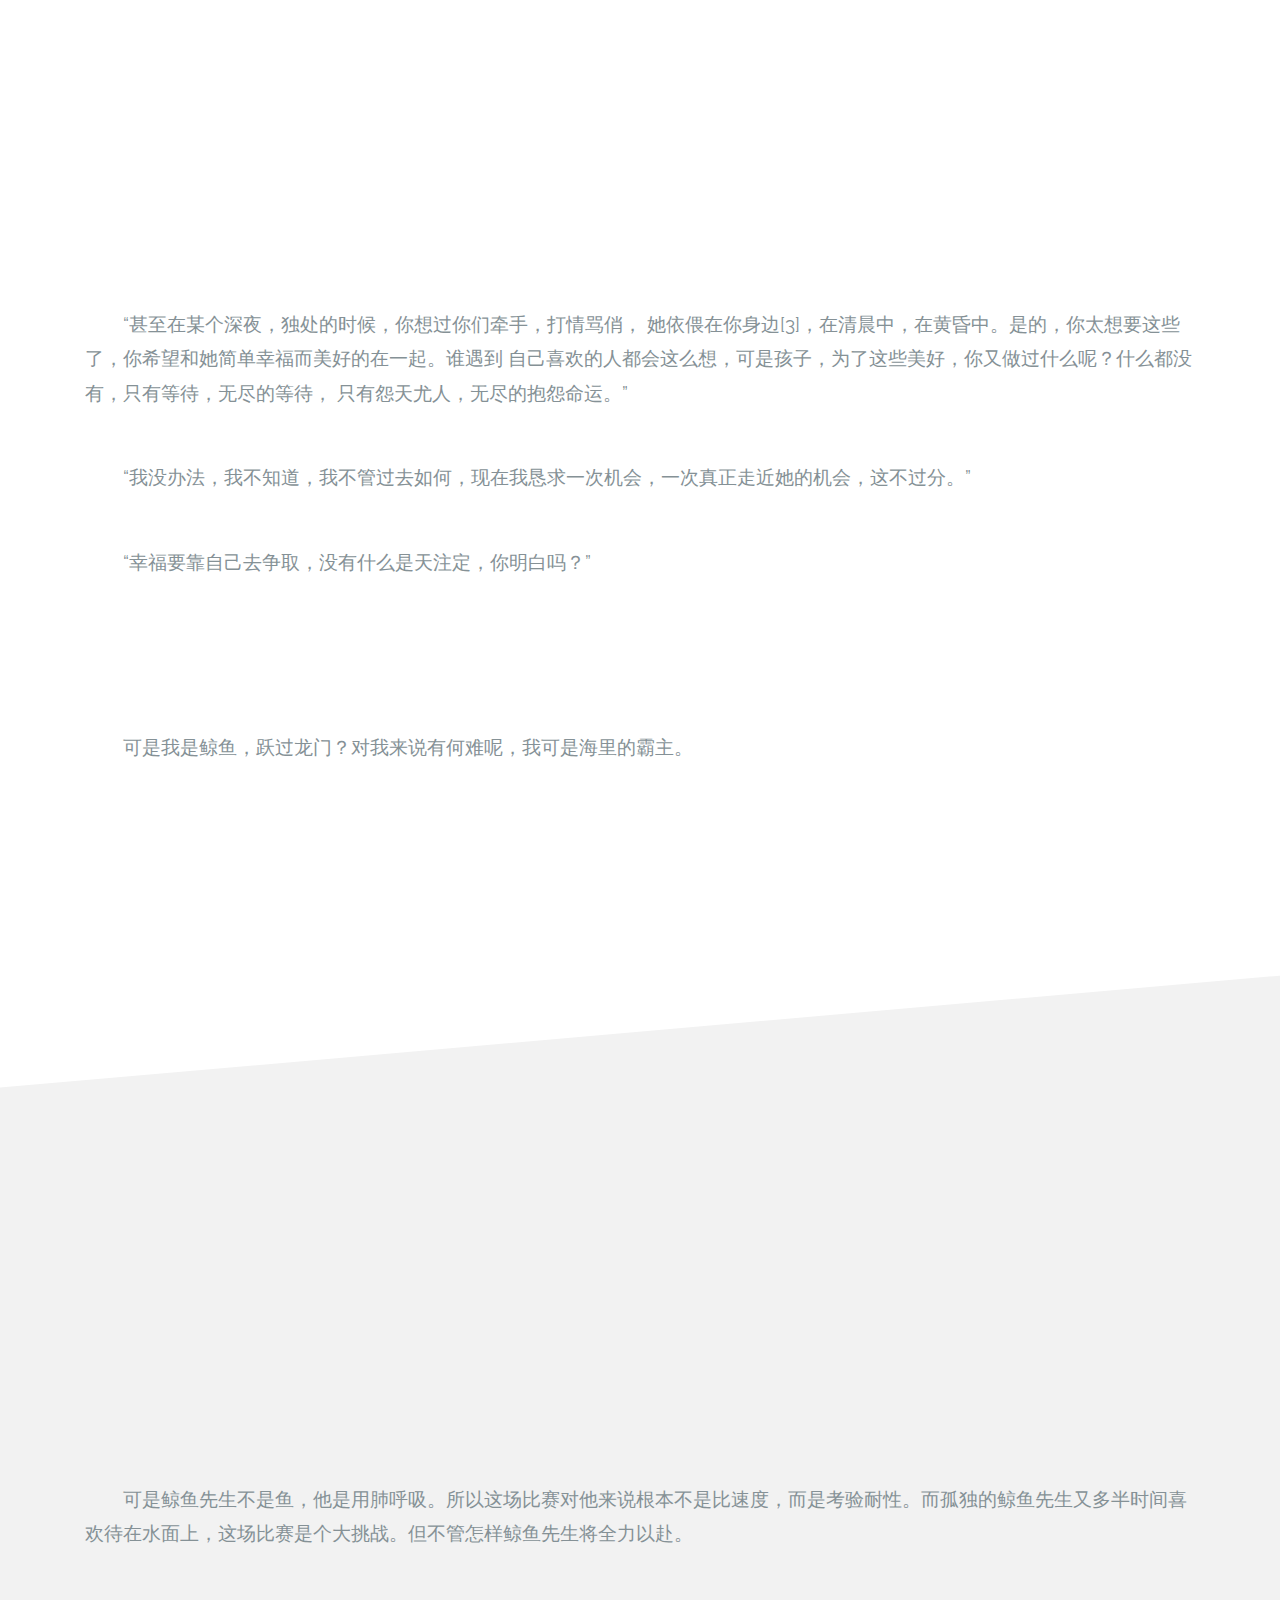
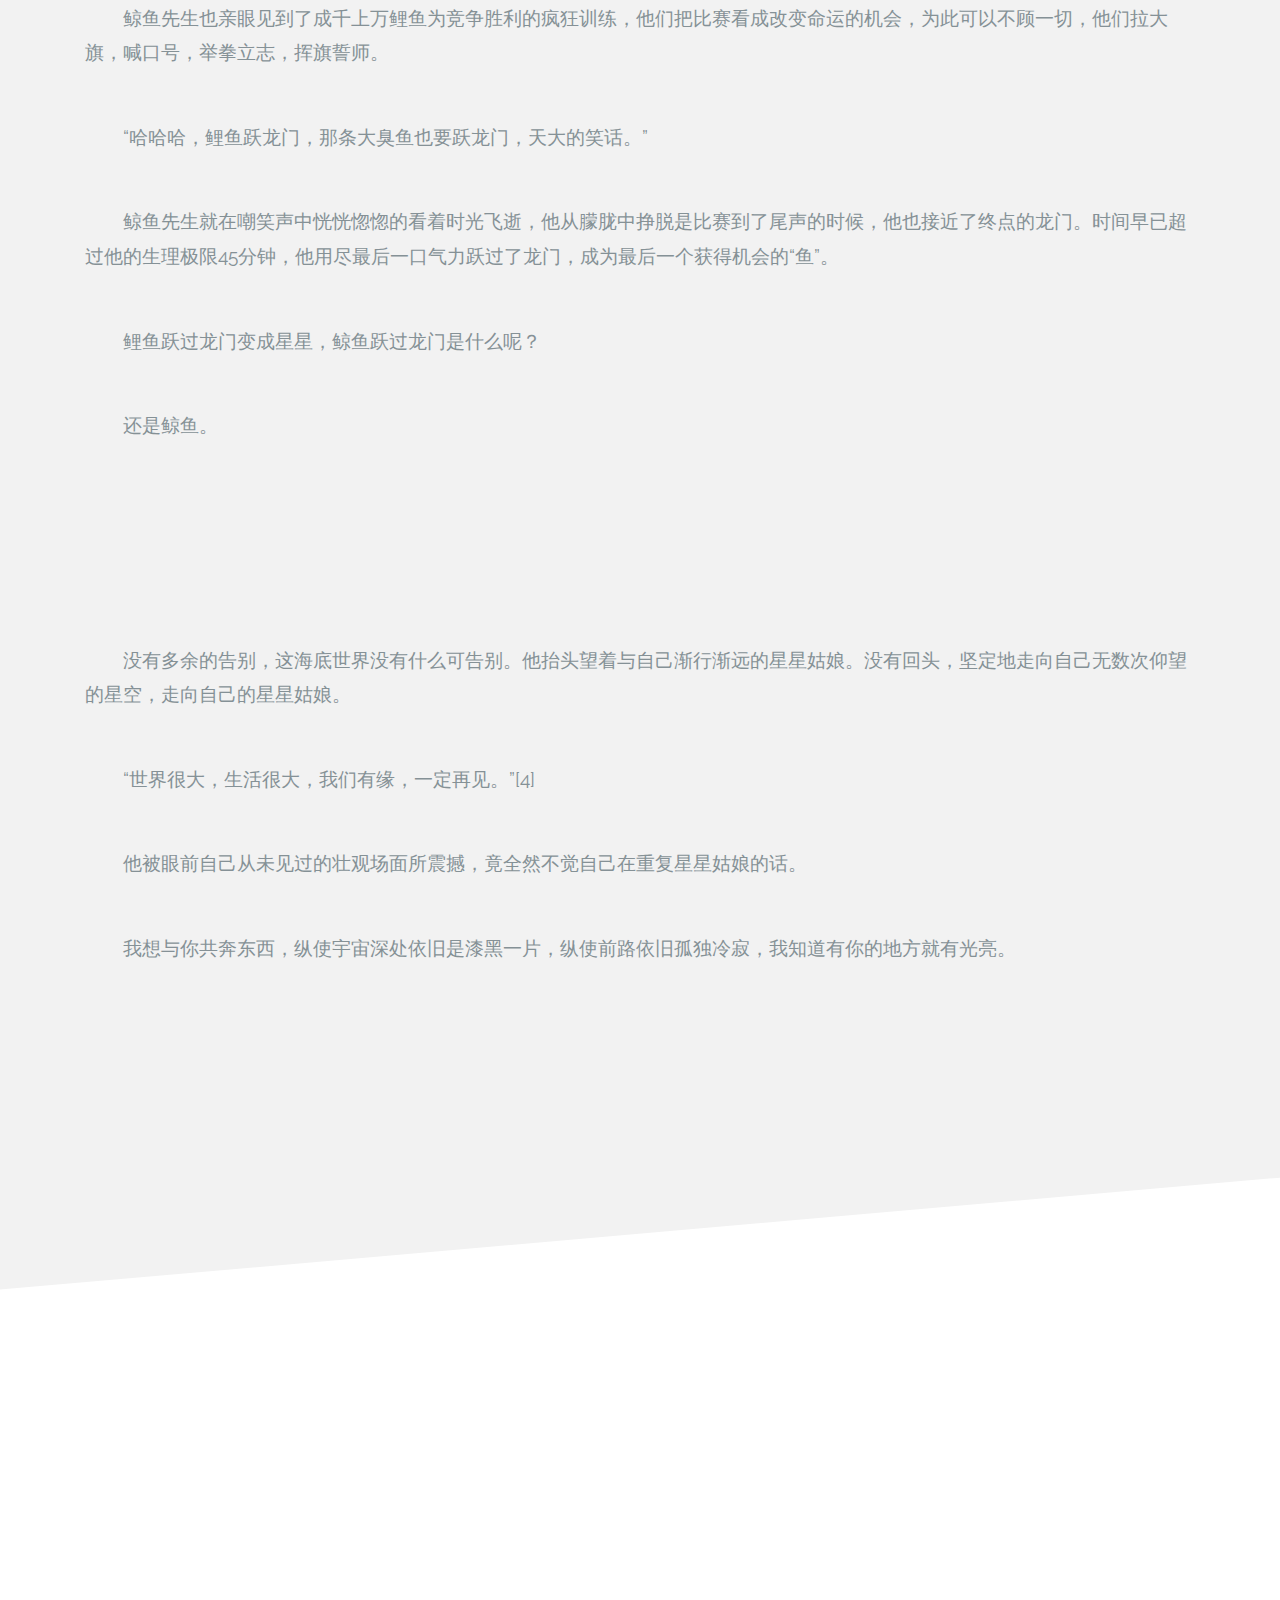
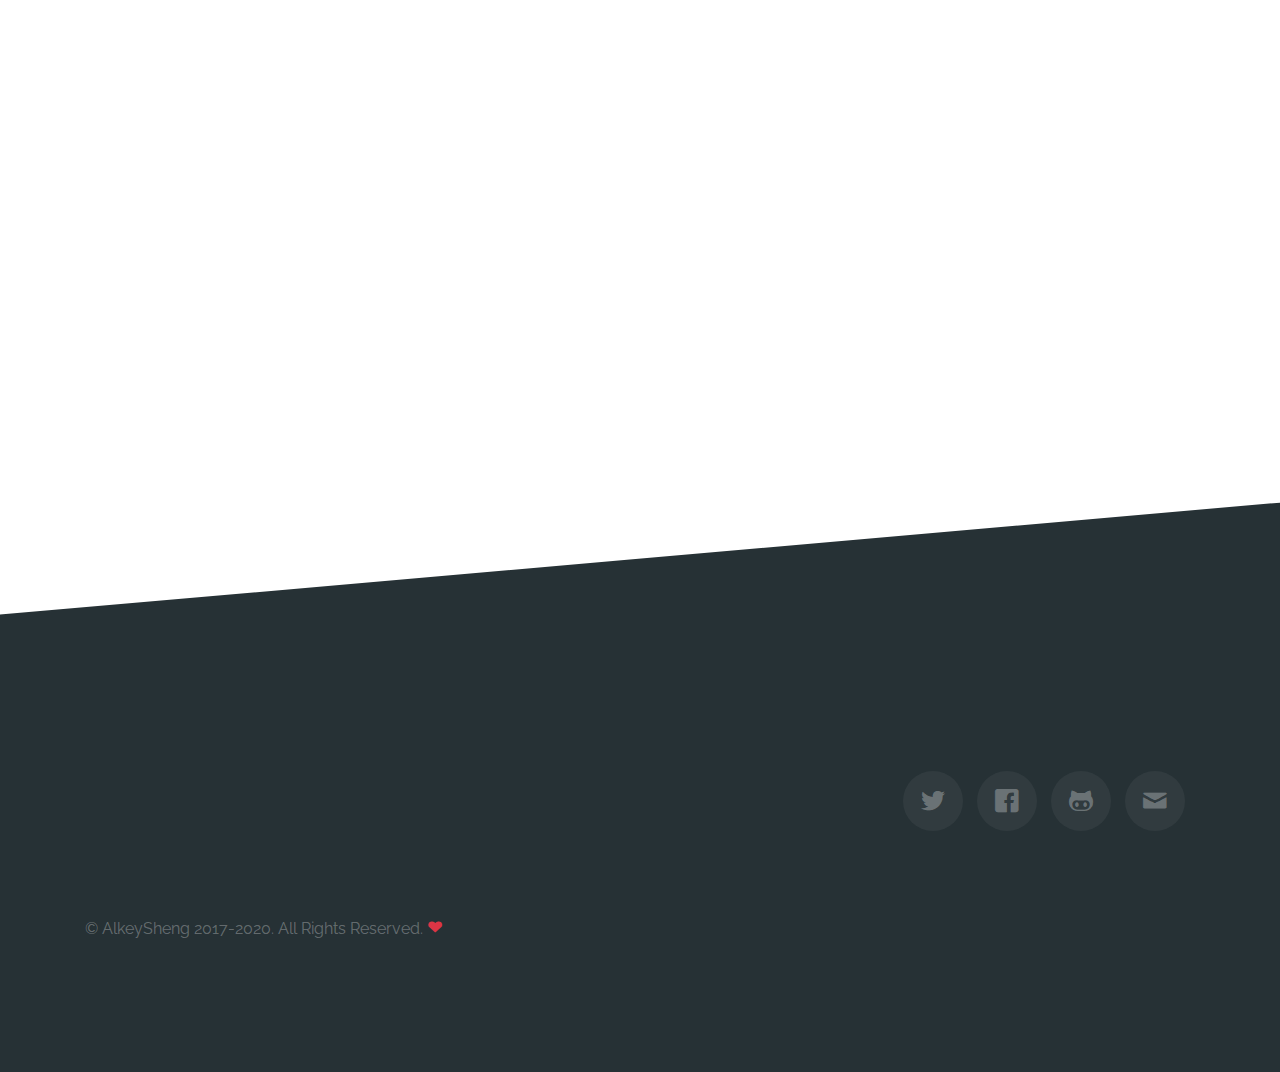
<file: index_raw.html>
<!DOCTYPE html>
<html lang="en">
  <head>
    <title>闻鲸鲤的故事</title>
    <link rel="icon" href="bitbug_favicon.ico" type="image/x-icon">
    <meta charset="utf-8">
    <meta name="viewport" content="width=device-width, initial-scale=1, shrink-to-fit=no">
    <meta name="description" content="wenjingli" />
    
    <link href="https://fonts.googleapis.com/css?family=Raleway" rel="stylesheet">
    <link rel="stylesheet" href="bootstrap.min.css">
    <link rel="stylesheet" href="open-iconic-bootstrap.min.css">
    <link rel="stylesheet" href="animate.css">
    
    <link rel="stylesheet" href="owl.carousel.min.css">
    <link rel="stylesheet" href="owl.theme.default.min.css">

    <link rel="stylesheet" href="icomoon.css">
    <link rel="stylesheet" href="style.css">
  </head>
  <body data-spy="scroll" data-target="#ftco-navbar" data-offset="200">
    
    <nav class="navbar navbar-expand-lg navbar-dark ftco_navbar bg-dark ftco-navbar-light" id="ftco-navbar">
      <div class="container">
        <a class="navbar-brand" href="index.html"><img src="8B1A9002-C00D-49A8-9CEC-5CB482581A85.png" width="40" height="49"></a>
        <a class="navbar-brand" href="index.html"><img src="logo4.png" width="108.3" height="24.5"></a>
        
        <button class="navbar-toggler" type="button" data-toggle="collapse" data-target="#ftco-nav" aria-controls="ftco-nav" aria-expanded="false" aria-label="Toggle navigation">
          <span class="icon-menu"></span> Menu
        </button>

        <div class="collapse navbar-collapse" id="ftco-nav">
          <ul class="navbar-nav ml-auto">
            <li class="nav-item active"><a href="#section-home" class="nav-link">主页</a></li>
            <li class="nav-item"><a href="#section-features" class="nav-link">故事</a></li>
            <li class="nav-item"><a href="#section-about" class="nav-link">关于</a></li>
            <li class="nav-item"><a href="https://i.2017.work" class="nav-link">我</a></li>
            <li class="nav-item"><a href="index_englishpage.html" class="nav-link">English</a></li>
          </ul>
        </div>
      </div>
    </nav>
    <!-- END nav -->

    <section class="ftco-cover ftco-slant" style="background-image: url(bg_3.jpg);" id="section-home">
      <div class="container">
        <div class="row align-items-center justify-content-center text-center ftco-vh-100">
          <div class="col-md-10">
            <h1 class="ftco-heading ftco-animate">闻鲸鲤的故事</h1>
            <h2 class="h5 ftco-subheading mb-5 ftco-animate">2017年6月1日</h2>
            <p><a href="#section-features"  class="btn btn-primary ftco-animate">阅读</a></p>
          </div>
        </div>
      </div>
    </section>
    
    

    <section class="ftco-section bg-light  ftco-slant ftco-slant-white" id="section-features">
      <div class="container">
        
        <div class="row">
          <div class="col-md-12 text-center mb-5 ftco-animate">
            <h2 class="text-uppercase ftco-uppercase">科学家发现一只世界上最孤独的鲸鱼</h2>
            <div class="row justify-content-center">
              <div class="col-md-7">
                <p class="lead">他的发声频率是52Hz。正常鲸鱼使用五到十五赫兹的声波，因此，在这茫茫大海里，没有同类能听得到他，甚至不能察觉到他。</p>
              </div>
            </div>
          </div>
          <div class="story">
            <p id="first">   他像幽灵一样游荡在这片大海里，孤独的大海里。他不能交流、交友、交心，他只能用游来游去，游来游去，让自己忙碌起来，打发时间。</p>
            <p style="margin-top:50px;">他也会遇到自己喜欢的鲸鱼姑娘，给她讲笑话，陪伴着她，徜徉在她身边，乐此不疲地把小鱼驱赶到她身上，看着她与别的鲸鱼嬉戏。 可是，说了千百遍我喜欢你，从没有被听到过。孤独大概就是这样，我在你面前，我们却不在一个频率。</p>
            <h4 style="margin-top:50px;">他的生活这么昏暗，太阳照的到深海里吗？</h4>
            <P style="margin-top:50px;">或许，有太阳的地方就有阴影，就算阳光照进内心深处，在心的另一面依旧是一个像深海一样，没有一丝光亮的地方。他自己就是太阳，必须学会自己哄骗自己，只有自己能把内心照得亮堂堂。[1]</P>
            <p style="margin-top:50px;">事实上，他从未放弃永无应答的鲸歌，从一片海到另一片海，期待着这世界的另一段某个小角落里传来另一声52Hz的问候。</p>
          </div>

    </section>
    <!-- END section -->

    <section class="ftco-section ftco-slant" id="section-services">
      <div class="container">
        <div class="row">
          <div class="col-md-12 text-center ftco-animate">
            <h2 class="text-uppercase ftco-uppercase">“hey，在干嘛！”</h2>
            <div class="row justify-content-center mb-5">
              <div class="col-md-7">
                <p class="lead">科学家停止了追踪，鲸鱼先生也开始了新航程。</p>
                <p class="lead"> 漫长旅途中鲸鱼先生常常跃出水面，这个世界上，仿佛只有那一片星空懂得他内心的孤单。</p>
              </div>
            </div>
          </div>
        </div>
        <!-- END row -->
        <div class="row">
          <div class="col-lg-4 mb-5 ftco-animate">
            <figure><img src="img_2.jpg" alt="wenjingli" class="img-fluid"></figure>
            <div class="p-3">
              <h3 class="h4" style="text-align: center">她是一颗星星</h3>
              <p class="mb-4" style="text-indent:2em;">千亿颗星星中的一颗。没有月亮的华丽，没有太阳的火热。在鲸鱼先生的
                眼里，她又是如此特别，如此美丽无瑕。每当星空降临，鲸鱼先生最喜欢跃出水面，安静地等待着她的出现。多望她几
                眼，偷偷地望着，远远地望着。他有时觉得自己好可怜。伤感时他忍不住唱起了鲸歌。</p>

            </div>
          </div>

          <div class="col-lg-4 mb-5 ftco-animate">
            <figure style="margin: auto"><img src="img_1.jpg"  alt="wenjingli" class="img-fluid"></figure>
            <div class="p-3">
              <h3 class="h4" style="text-align: center">“谁？是谁在唱歌？”</h3>
              <p class="mb-4" style="text-indent:2em;">啊，对啊。她是星星，星星可以收到任何频率的声波。</p>
              <p class="mb-4" style="text-indent:2em;">鲸鱼先生激动的彻夜难眠，当第二天夜幕降临，他用近乎颤抖的声音向着
                星星姑娘说出了那句问候。</p>
              <h5 style="text-align:center">“Hey，在干嘛。”</h5>
            </div>
          </div>

          <div class="col-lg-4 mb-5 ftco-animate">
            <figure><img src="img_3.jpg" style="margin: auto" alt="wenjingli" class="img-fluid"></figure>
            <div class="p-3">

              <ul class="list-unstyled ftco-list-check text-left" style="text-align: center">
                <li class="d-flex mb-2">“当你被花朵包围</li>
                <li class="d-flex mb-2">尽情欢欣</li>
                <li class="d-flex mb-2">我带春风使你舞其中</li>
                <li class="d-flex mb-2">当你正走在坎坷路</li>
                <li class="d-flex mb-2">我会伴你在左右</li>
                <li class="d-flex mb-2">一起向蓝天欢呼</li>
                <li class="d-flex mb-2">向白云招手</li>
                <li class="d-flex mb-2">我们要一起笑一起哭 ”[2]</li>
              </ul>
            </div>
          </div>

        </div>
      </div>
    </section>

    <section class="ftco-section bg-light ftco-slant ftco-slant-white" id="section-pricing" >
      <div class="container">
        <div class="row">
          <div class="col-md-12 text-center ftco-animate">
            <h2 class="text-uppercase ftco-uppercase">鲸鱼先生非常珍惜每天跃出水面与星星交谈的时光</h2>
            <div class="row justify-content-center mb-5">
              <div class="col-md-7">
                <p class="lead">他从来没有像这样真正的开心过。嘿嘿嘿，她也会喜欢我吗？有一天，我们嬉笑着说着亲昵的话，
                  我会“不小心”牵起了她的手，再某一天，我“不小心”偷袭吻在她的脸上，嘿嘿嘿……</p>
              </div>
            </div>
          </div>
        </div>
        <!-- END row -->
        <div class="row">
          <div class="col-md bg-white p-5 m-2 text-center mb-2 ftco-animate">
            <div class="ftco-pricing">
              <h2>鲸鱼先生已全然忘记他与星星姑娘在不同的世界这一事实</h2>
              <ul class="list-unstyled mb-5">
                <li>或许命该如此</li>
                <li>“我不久就要走了”</li>
                <li>星星姑娘还是微笑着</li>
                <li>“去哪里？”</li>
                <li>星星呀，没有回答，只把眼睛眨呀眨。原来星星和我一样，在寻找避风的港湾。</li>
                <li>鲸鱼先生很长时间没有再跃出水面，只是靠在礁石上，他很害怕，一只52Hz的鲸鱼最怕的就是孤单，他怕
                  与星星姑娘越走越近，却难逃命运的拆离，那将是世界上最痛苦的事情。</li>
              </ul>

            </div>
          </div>
          <div class="col-md bg-white p-5 m-2 text-center mb-2 ftco-animate">
            <div class="ftco-pricing">
              <ul class="list-unstyled mb-5" style="margin-top: 30px">
                <li>“我是星星，我不属于任何人，没有谁可以占有我，我只属于远方，属于遥远的宇宙深处，我期待未知的
                  旅程。”</li>
                <li style="margin-top: 30px">“不同的世界？不对，其实我们都一样，我原本也生活在海里，我是一只鲤鱼，传说并不完全准确，鲤鱼越过龙
                  门登上天空并不是变成龙，而是星星。大海和星空并没有什么不同，只是星空永无边际。世界很大，生活很大，
                  我们若有缘，还会再见。”</li>
              </ul>
            </div>
          </div>
          <div class="w-100 clearfix d-xl-none"></div>
          <div class="col-md bg-white  ftco-pricing-popular p-5 m-2 text-center mb-2 ftco-animate">
              <h2>星星走了，留下鲸鱼靠在礁石上。</h2>
              <ul class="list-unstyled mb-5">
                <li style="margin-top: 50px">她会遇到另一颗星星吗？相夫教子，伉俪情深，她也会生病，游不动了，暗淡下来，消失在星海。</li>
                <li>纵使他说千万遍我爱你，也不过是说给自己听。</li>
                <li>“嘿嘿嘿，我会不小心牵起了她的手，偷袭吻在她的脸上，嘿嘿嘿……”孤独的鲸鱼止不住了泪水。</li>

              </ul>
            </div>
          </div>

          </div>
        </div>
      </div>
    </section>


    <section class="ftco-section ftco-slant ftco-slant-light">
      <div class="container">
        <div class="row">
          <div class="col-md-12 text-center ftco-animate">
            <h2 class="text-uppercase ftco-uppercase">“你把我们安排在不同的世界里，你又为何让我遇见她<br/>你凭什么如此不公平的安排我的命运？”</h2>
            <div class="row justify-content-center mb-5">
              <div class="col-md-7">
                <p class="lead">上帝说：“你错了，我从不为任何人设计命运，幸福要靠自己去争取。”</p>
              </div>
            </div>
          </div>
        </div>
        <div class="story" style="margin-top: 60px">
          <p>“甚至在某个深夜，独处的时候，你想过你们牵手，打情骂俏，
          她依偎在你身边[3]，在清晨中，在黄昏中。是的，你太想要这些了，你希望和她简单幸福而美好的在一起。谁遇到
          自己喜欢的人都会这么想，可是孩子，为了这些美好，你又做过什么呢？什么都没有，只有等待，无尽的等待，
            只有怨天尤人，无尽的抱怨命运。”</p>
          <p style="margin-top:50px;">“我没办法，我不知道，我不管过去如何，现在我恳求一次机会，一次真正走近她的机会，这不过分。”</p>
          <p style="margin-top:50px;">“幸福要靠自己去争取，没有什么是天注定，你明白吗？”</p>
          <p style="margin-top:150px;"> 可是我是鲸鱼，跃过龙门？对我来说有何难呢，我可是海里的霸主。</p>
        </div>
    </section>


    <section class="ftco-section ftco-slant ftco-slant-light  bg-light ftco-slant ftco-slant-white" id="section-faq">
      <div class="container">
        <div class="row mb-5">
          <div class="col-md-12 text-center ftco-animate">
            <h2 class="text-uppercase ftco-uppercase">原来，所谓龙门不在海面，而在海底。</h2>
            <div class="row justify-content-center mb-5">
              <div class="col-md-7">
                <p class="lead">Originally, the so-called Longmen is not at sea, but at the bottom of the sea.</p>
              </div>
            </div>
          </div>
        </div>
        <div class="story" style="margin-top: 30px">
          <p style="margin-top:50px;">可是鲸鱼先生不是鱼，他是用肺呼吸。所以这场比赛对他来说根本不是比速度，而是考验耐性。而孤独的鲸鱼先生又多半时间喜欢待在水面上，这场比赛是个大挑战。但不管怎样鲸鱼先生将全力以赴。</p>
          <p style="margin-top:50px;">鲸鱼先生也亲眼见到了成千上万鲤鱼为竞争胜利的疯狂训练，他们把比赛看成改变命运的机会，为此可以不顾一切，他们拉大旗，喊口号，举拳立志，挥旗誓师。</p>
          <p style="margin-top:50px;">“哈哈哈，鲤鱼跃龙门，那条大臭鱼也要跃龙门，天大的笑话。”</p>
          <p style="margin-top:50px;"> 鲸鱼先生就在嘲笑声中恍恍惚惚的看着时光飞逝，他从朦胧中挣脱是比赛到了尾声的时候，他也接近了终点的龙门。时间早已超过他的生理极限45分钟，他用尽最后一口气力跃过了龙门，成为最后一个获得机会的“鱼”。</p>
          <p style="margin-top:50px;">鲤鱼跃过龙门变成星星，鲸鱼跃过龙门是什么呢？</p>
          <p style="margin-top:50px;">还是鲸鱼。</p>
          <p style="margin-top:200px;">没有多余的告别，这海底世界没有什么可告别。他抬头望着与自己渐行渐远的星星姑娘。没有回头，坚定地走向自己无数次仰望的星空，走向自己的星星姑娘。</p>
          <p style="margin-top:50px;">“世界很大，生活很大，我们有缘，一定再见。”[4]</p>
          <p style="margin-top:50px;">他被眼前自己从未见过的壮观场面所震撼，竟全然不觉自己在重复星星姑娘的话。</p>
          <p style="margin-top:50px;">我想与你共奔东西，纵使宇宙深处依旧是漆黑一片，纵使前路依旧孤独冷寂，我知道有你的地方就有光亮。</p>
        </div>
    </section>

    <section class="ftco-section ftco-slant ftco-slant-light" id="section-about">
      <div class="container">

        <div class="row mb-5">
          <div class="col-md-12 text-center ftco-animate">
            <h2 class="text-uppercase ftco-uppercase"> 据说送给李静文小同学</h2>
            <div class="row justify-content-center mb-5">
              <div class="col-md-7">
                <p class="lead"> 2017.6.1 <br/><a href="https://weibo.com/2351446567">盛亚琪</a></p>
              </div>
            </div>
          </div>
        </div>
        <!-- END row -->


        <div class="row no-gutters align-items-center ftco-animate">
          <div class="col-md-6 mb-md-0 mb-5">
            <img src="james-carol-lee-1112971-unsplash.jpg" alt="wenjingli" class="img-fluid">
          </div>
          <div class="col-md-6 p-md-5">
            <h3 class="h3 mb-4">52-hertz whale</h3>
            <h5>From <a href="https://en.wikipedia.org/wiki/52-hertz_whale">Wikipedia</a>, the free encyclopedia</h5>
            <p>The 52-hertz whale is an individual whale of unidentified species, which calls at the very unusual frequency of 52 Hz. This pitch is a much higher frequency than that of the other whale species with migration patterns most closely resembling this whale's – the blue whale (10–39 Hz) or fin whale (20 Hz). It has been detected regularly in many locations since the late 1980s and appears to be the only individual emitting a whale call at this frequency. It has been described as the "world's loneliest whale".</p>
            
          </div>
            
            
            <p>＊</br>　[1]「网易云音乐」《化身孤岛的鲸》　〔匿名〕</br>
            　[2]「赞美之泉」　《最珍贵的角落》　〔诗歌〕</br>
            　[3]「网络」　　　〔成真〕</br>
            　[4]「智子」　　　《三体Ⅲ死神永生》〔刘慈欣〕</p>
            
            <p></br></br>＊注：本文是基于流传故事「最孤独的鲸鱼」灵感和真实个人经历与愿景的改写以及对网络公开内容收集加工的续作，借以私人情感交流及公开个人见解，如有引用处未尽注明，敬请联系处理．</p>
        </div>


      </div>
    </section>





    </section>
    <section class="ftco-section bg-white ftco-slant ftco-slant-dark" id="section-contact">
      <div class="container">
        <div class="row">

          <div class="col-md pr-md-5 mb-5">
            <div class="row no-gutters align-items-center ftco-animate">
              <div class="col-md-6 p-md-5 order-md-1" style="margin-top: 100px;margin-left: 20%">
                <h3 class="h3 mb-4">我们经过的日子都在你震怒之下</h3>
                <p>我们度尽的年岁好似一声叹息<br/>我们一生的年日是七十岁<br/>若是强壮可到八十岁<br/>其中所矜夸的&ensp;不过是劳苦愁烦<br/>转眼成空<br/>我们便如飞而去</p>
                <p class="mb-5" style="text-indent: 7em;margin-top: 40px;">——<a href="https://www.biblegateway.com/passage/?search=%E8%A9%A9+%E7%AF%87+90&version=CUV">摩西·詩 篇 90</a></p>
              </div>
            </div>
          </div>

        </div>
      </div>
    </section>

    <footer class="ftco-footer ftco-bg-dark">
      <div class="container">
        <div class="row mb-5">
          <div class="col-md-8">
            <div class="row">
              <div class="col-md">
                <div class="ftco-footer-widget mb-4">
                  <h2 class="ftco-heading-2"></h2>

                </div>
              </div>
              <div class="col-md">
                <div class="ftco-footer-widget mb-4">
                  <h2 class="ftco-heading-2"></h2>

                </div>
              </div>
              <div class="col-md">
                <div class="ftco-footer-widget mb-4">
                  <h2 class="ftco-heading-2"></h2>

                </div>
              </div>
            </div>
          </div>
          <div class="col-md-4">
            <div class="ftco-footer-widget mb-4">
              <ul class="ftco-footer-social list-unstyled float-md-right float-lft">
                <li><a href="https://twitter.com/ShengYaqi"><span class="icon-twitter"></span></a></li>
                <li><a href="https://www.facebook.com/yaqi.sheng"><span class="icon-facebook"></span></a></li>
                <li><a href="https://github.com/AlkeySheng"><span class="icon-github"></span></a></li>
                <li><a href="mailto:alkeysheng@mail.ujn.edu.cn"><span class="icon-mail"></span></a></li>
              </ul>
            </div>
          </div>
        </div>
        <div class="row">
          <div class="col-md text-left">
            <p>&copy; AlkeySheng 2017-2020. All Rights Reserved. <span class="icon-heart text-danger"></span> </p>
          </div>
        </div>
      </div>
    </footer>

    <!-- loader -->
    <div id="ftco-loader" class="show fullscreen"><svg class="circular" width="48px" height="48px"><circle class="path-bg" cx="24" cy="24" r="22" fill="none" stroke-width="4" stroke="#eeeeee"/><circle class="path" cx="24" cy="24" r="22" fill="none" stroke-width="4" stroke-miterlimit="10" stroke="#4586ff"/></svg></div>


    <script src="jquery.min.js"></script>
    <script src="popper.min.js"></script>
    <script src="bootstrap.min.js"></script>
    <script src="jquery.easing.1.3.js"></script>
    <script src="jquery.waypoints.min.js"></script>
    <script src="owl.carousel.min.js"></script>
    <script src="jquery.animateNumber.min.js"></script>




    <script src="main.js"></script>


  </body>
</html>
</file>
<file: icomoon.css>
@font-face {
  font-family: 'icomoon';
  src:  url('/icomoon.eot?lir4dr');
  src:  url('/icomoon.eot?lir4dr#iefix') format('embedded-opentype'),
    url('/icomoon.ttf?lir4dr') format('truetype'),
    url('/icomoon.woff?lir4dr') format('woff'),
    url('/icomoon.svg?lir4dr#icomoon') format('svg');
  font-weight: normal;
  font-style: normal;
}

[class^="icon-"], [class*=" icon-"] {
  /* use !important to prevent issues with browser extensions that change fonts */
  font-family: 'icomoon' !important;
  speak: none;
  font-style: normal;
  font-weight: normal;
  font-variant: normal;
  text-transform: none;
  line-height: 1;

  /* Better Font Rendering =========== */
  -webkit-font-smoothing: antialiased;
  -moz-osx-font-smoothing: grayscale;
}

.icon-add-to-list:before {
  content: "\e900";
}
.icon-arrow-bold-down:before {
  content: "\e901";
}
.icon-arrow-bold-left:before {
  content: "\e902";
}
.icon-arrow-bold-right:before {
  content: "\e903";
}
.icon-arrow-bold-up:before {
  content: "\e904";
}
.icon-arrow-down:before {
  content: "\e905";
}
.icon-arrow-left:before {
  content: "\e906";
}
.icon-arrow-long-down:before {
  content: "\e907";
}
.icon-arrow-long-left:before {
  content: "\e908";
}
.icon-arrow-long-right:before {
  content: "\e909";
}
.icon-arrow-long-up:before {
  content: "\e90a";
}
.icon-arrow-right:before {
  content: "\e90b";
}
.icon-arrow-up:before {
  content: "\e90c";
}
.icon-arrow-with-circle-down:before {
  content: "\e90d";
}
.icon-arrow-with-circle-left:before {
  content: "\e90e";
}
.icon-arrow-with-circle-right:before {
  content: "\e90f";
}
.icon-arrow-with-circle-up:before {
  content: "\e910";
}
.icon-bug:before {
  content: "\e911";
}
.icon-chevron-down:before {
  content: "\e912";
}
.icon-chevron-left:before {
  content: "\e913";
}
.icon-chevron-right:before {
  content: "\e914";
}
.icon-chevron-small-down:before {
  content: "\e915";
}
.icon-chevron-small-left:before {
  content: "\e916";
}
.icon-chevron-small-right:before {
  content: "\e917";
}
.icon-chevron-small-up:before {
  content: "\e918";
}
.icon-chevron-thin-down:before {
  content: "\e919";
}
.icon-chevron-thin-left:before {
  content: "\e91a";
}
.icon-chevron-thin-right:before {
  content: "\e91b";
}
.icon-chevron-thin-up:before {
  content: "\e91c";
}
.icon-chevron-up:before {
  content: "\e91d";
}
.icon-chevron-with-circle-down:before {
  content: "\e91e";
}
.icon-chevron-with-circle-left:before {
  content: "\e91f";
}
.icon-chevron-with-circle-right:before {
  content: "\e920";
}
.icon-chevron-with-circle-up:before {
  content: "\e921";
}
.icon-classic-computer:before {
  content: "\e922";
}
.icon-controller-fast-backward:before {
  content: "\e923";
}
.icon-creative-commons-attribution:before {
  content: "\e924";
}
.icon-creative-commons-noderivs:before {
  content: "\e925";
}
.icon-creative-commons-noncommercial-eu:before {
  content: "\e926";
}
.icon-creative-commons-noncommercial-us:before {
  content: "\e927";
}
.icon-creative-commons-public-domain:before {
  content: "\e928";
}
.icon-creative-commons-remix:before {
  content: "\e929";
}
.icon-creative-commons-share:before {
  content: "\e92a";
}
.icon-creative-commons-sharealike:before {
  content: "\e92b";
}
.icon-creative-commons:before {
  content: "\e92c";
}
.icon-crop:before {
  content: "\e92d";
}
.icon-document-landscape:before {
  content: "\e92e";
}
.icon-dot-single:before {
  content: "\e92f";
}
.icon-dots-three-horizontal:before {
  content: "\e930";
}
.icon-dots-three-vertical:before {
  content: "\e931";
}
.icon-dots-two-horizontal:before {
  content: "\e932";
}
.icon-dots-two-vertical:before {
  content: "\e933";
}
.icon-eye-with-line:before {
  content: "\e934";
}
.icon-fingerprint:before {
  content: "\e935";
}
.icon-flower:before {
  content: "\e936";
}
.icon-merge:before {
  content: "\e937";
}
.icon-mouse-pointer:before {
  content: "\e938";
}
.icon-newsletter:before {
  content: "\e939";
}
.icon-notifications-off:before {
  content: "\e93a";
}
.icon-remove-user:before {
  content: "\e93b";
}
.icon-select-arrows:before {
  content: "\e93c";
}
.icon-tablet-mobile-combo:before {
  content: "\e93d";
}
.icon-triangle-down:before {
  content: "\e93e";
}
.icon-triangle-left:before {
  content: "\e93f";
}
.icon-triangle-right:before {
  content: "\e940";
}
.icon-triangle-up:before {
  content: "\e941";
}
.icon-video-camera:before {
  content: "\e942";
}
.icon-warning:before {
  content: "\e943";
}
.icon-add-user:before {
  content: "\e944";
}
.icon-address:before {
  content: "\e945";
}
.icon-adjust:before {
  content: "\e946";
}
.icon-air:before {
  content: "\e947";
}
.icon-aircraft-landing:before {
  content: "\e948";
}
.icon-aircraft-take-off:before {
  content: "\e949";
}
.icon-aircraft:before {
  content: "\e94a";
}
.icon-align-bottom:before {
  content: "\e94b";
}
.icon-align-horizontal-middle:before {
  content: "\e94c";
}
.icon-align-left:before {
  content: "\e94d";
}
.icon-align-right:before {
  content: "\e94e";
}
.icon-align-top:before {
  content: "\e94f";
}
.icon-align-vertical-middle:before {
  content: "\e950";
}
.icon-archive:before {
  content: "\e951";
}
.icon-area-graph:before {
  content: "\e952";
}
.icon-attachment:before {
  content: "\e953";
}
.icon-awareness-ribbon:before {
  content: "\e954";
}
.icon-back-in-time:before {
  content: "\e955";
}
.icon-back:before {
  content: "\e956";
}
.icon-bar-graph:before {
  content: "\e957";
}
.icon-battery:before {
  content: "\e958";
}
.icon-beamed-note:before {
  content: "\e959";
}
.icon-bell:before {
  content: "\e95a";
}
.icon-blackboard:before {
  content: "\e95b";
}
.icon-block:before {
  content: "\e95c";
}
.icon-book:before {
  content: "\e95d";
}
.icon-bookmark:before {
  content: "\e95e";
}
.icon-bookmarks:before {
  content: "\e95f";
}
.icon-bowl:before {
  content: "\e960";
}
.icon-box:before {
  content: "\e961";
}
.icon-briefcase:before {
  content: "\e962";
}
.icon-browser:before {
  content: "\e963";
}
.icon-brush:before {
  content: "\e964";
}
.icon-bucket:before {
  content: "\e965";
}
.icon-cake:before {
  content: "\e966";
}
.icon-calculator:before {
  content: "\e967";
}
.icon-calendar:before {
  content: "\e968";
}
.icon-camera:before {
  content: "\e969";
}
.icon-ccw:before {
  content: "\e96a";
}
.icon-chat:before {
  content: "\e96b";
}
.icon-check:before {
  content: "\e96c";
}
.icon-circle-with-cross:before {
  content: "\e96d";
}
.icon-circle-with-minus:before {
  content: "\e96e";
}
.icon-circle-with-plus:before {
  content: "\e96f";
}
.icon-circle:before {
  content: "\e970";
}
.icon-circular-graph:before {
  content: "\e971";
}
.icon-clapperboard:before {
  content: "\e972";
}
.icon-clipboard:before {
  content: "\e973";
}
.icon-clock:before {
  content: "\e974";
}
.icon-cloud:before {
  content: "\e975";
}
.icon-code:before {
  content: "\e976";
}
.icon-cog:before {
  content: "\e977";
}
.icon-colours:before {
  content: "\e978";
}
.icon-compass:before {
  content: "\e979";
}
.icon-controller-fast-forward:before {
  content: "\e97a";
}
.icon-controller-jump-to-start:before {
  content: "\e97b";
}
.icon-controller-next:before {
  content: "\e97c";
}
.icon-controller-paus:before {
  content: "\e97d";
}
.icon-controller-play:before {
  content: "\e97e";
}
.icon-controller-record:before {
  content: "\e97f";
}
.icon-controller-stop:before {
  content: "\e980";
}
.icon-controller-volume:before {
  content: "\e981";
}
.icon-copy:before {
  content: "\e982";
}
.icon-credit-card:before {
  content: "\e983";
}
.icon-credit:before {
  content: "\e984";
}
.icon-cross:before {
  content: "\e985";
}
.icon-cup:before {
  content: "\e986";
}
.icon-cw:before {
  content: "\e987";
}
.icon-cycle:before {
  content: "\e988";
}
.icon-database:before {
  content: "\e989";
}
.icon-dial-pad:before {
  content: "\e98a";
}
.icon-direction:before {
  content: "\e98b";
}
.icon-document:before {
  content: "\e98c";
}
.icon-documents:before {
  content: "\e98d";
}
.icon-download:before {
  content: "\e98e";
}
.icon-drink:before {
  content: "\e98f";
}
.icon-drive:before {
  content: "\e990";
}
.icon-drop:before {
  content: "\e991";
}
.icon-edit:before {
  content: "\e992";
}
.icon-email:before {
  content: "\e993";
}
.icon-emoji-flirt:before {
  content: "\e994";
}
.icon-emoji-happy:before {
  content: "\e995";
}
.icon-emoji-neutral:before {
  content: "\e996";
}
.icon-emoji-sad:before {
  content: "\e997";
}
.icon-erase:before {
  content: "\e998";
}
.icon-eraser:before {
  content: "\e999";
}
.icon-export:before {
  content: "\e99a";
}
.icon-eye:before {
  content: "\e99b";
}
.icon-feather:before {
  content: "\e99c";
}
.icon-flag:before {
  content: "\e99d";
}
.icon-flash:before {
  content: "\e99e";
}
.icon-flashlight:before {
  content: "\e99f";
}
.icon-flat-brush:before {
  content: "\e9a0";
}
.icon-flow-branch:before {
  content: "\e9a1";
}
.icon-flow-cascade:before {
  content: "\e9a2";
}
.icon-flow-line:before {
  content: "\e9a3";
}
.icon-flow-parallel:before {
  content: "\e9a4";
}
.icon-flow-tree:before {
  content: "\e9a5";
}
.icon-folder-images:before {
  content: "\e9a6";
}
.icon-folder-music:before {
  content: "\e9a7";
}
.icon-folder-video:before {
  content: "\e9a8";
}
.icon-folder:before {
  content: "\e9a9";
}
.icon-forward:before {
  content: "\e9aa";
}
.icon-funnel:before {
  content: "\e9ab";
}
.icon-game-controller:before {
  content: "\e9ac";
}
.icon-gauge:before {
  content: "\e9ad";
}
.icon-globe:before {
  content: "\e9ae";
}
.icon-graduation-cap:before {
  content: "\e9af";
}
.icon-grid:before {
  content: "\e9b0";
}
.icon-hair-cross:before {
  content: "\e9b1";
}
.icon-hand:before {
  content: "\e9b2";
}
.icon-heart-outlined:before {
  content: "\e9b3";
}
.icon-heart:before {
  content: "\e9b4";
}
.icon-help-with-circle:before {
  content: "\e9b5";
}
.icon-help:before {
  content: "\e9b6";
}
.icon-home:before {
  content: "\e9b7";
}
.icon-hour-glass:before {
  content: "\e9b8";
}
.icon-image-inverted:before {
  content: "\e9b9";
}
.icon-image:before {
  content: "\e9ba";
}
.icon-images:before {
  content: "\e9bb";
}
.icon-inbox:before {
  content: "\e9bc";
}
.icon-infinity:before {
  content: "\e9bd";
}
.icon-info-with-circle:before {
  content: "\e9be";
}
.icon-info:before {
  content: "\e9bf";
}
.icon-install:before {
  content: "\e9c0";
}
.icon-key:before {
  content: "\e9c1";
}
.icon-keyboard:before {
  content: "\e9c2";
}
.icon-lab-flask:before {
  content: "\e9c3";
}
.icon-landline:before {
  content: "\e9c4";
}
.icon-language:before {
  content: "\e9c5";
}
.icon-laptop:before {
  content: "\e9c6";
}
.icon-layers:before {
  content: "\e9c7";
}
.icon-leaf:before {
  content: "\e9c8";
}
.icon-level-down:before {
  content: "\e9c9";
}
.icon-level-up:before {
  content: "\e9ca";
}
.icon-lifebuoy:before {
  content: "\e9cb";
}
.icon-light-bulb:before {
  content: "\e9cc";
}
.icon-light-down:before {
  content: "\e9cd";
}
.icon-light-up:before {
  content: "\e9ce";
}
.icon-line-graph:before {
  content: "\e9cf";
}
.icon-link:before {
  content: "\e9d0";
}
.icon-list:before {
  content: "\e9d1";
}
.icon-location-pin:before {
  content: "\e9d2";
}
.icon-location:before {
  content: "\e9d3";
}
.icon-lock-open:before {
  content: "\e9d4";
}
.icon-lock:before {
  content: "\e9d5";
}
.icon-log-out:before {
  content: "\e9d6";
}
.icon-login:before {
  content: "\e9d7";
}
.icon-loop:before {
  content: "\e9d8";
}
.icon-magnet:before {
  content: "\e9d9";
}
.icon-magnifying-glass:before {
  content: "\e9da";
}
.icon-mail:before {
  content: "\e9db";
}
.icon-man:before {
  content: "\e9dc";
}
.icon-map:before {
  content: "\e9dd";
}
.icon-mask:before {
  content: "\e9de";
}
.icon-medal:before {
  content: "\e9df";
}
.icon-megaphone:before {
  content: "\e9e0";
}
.icon-menu:before {
  content: "\e9e1";
}
.icon-message:before {
  content: "\e9e2";
}
.icon-mic:before {
  content: "\e9e3";
}
.icon-minus:before {
  content: "\e9e4";
}
.icon-mobile:before {
  content: "\e9e5";
}
.icon-modern-mic:before {
  content: "\e9e6";
}
.icon-moon:before {
  content: "\e9e7";
}
.icon-mouse:before {
  content: "\e9e8";
}
.icon-music:before {
  content: "\e9e9";
}
.icon-network:before {
  content: "\e9ea";
}
.icon-new-message:before {
  content: "\e9eb";
}
.icon-new:before {
  content: "\e9ec";
}
.icon-news:before {
  content: "\e9ed";
}
.icon-note:before {
  content: "\e9ee";
}
.icon-notification:before {
  content: "\e9ef";
}
.icon-old-mobile:before {
  content: "\e9f0";
}
.icon-old-phone:before {
  content: "\e9f1";
}
.icon-open-book:before {
  content: "\e9f2";
}
.icon-palette:before {
  content: "\e9f3";
}
.icon-paper-plane:before {
  content: "\e9f4";
}
.icon-pencil:before {
  content: "\e9f5";
}
.icon-phone:before {
  content: "\e9f6";
}
.icon-pie-chart:before {
  content: "\e9f7";
}
.icon-pin:before {
  content: "\e9f8";
}
.icon-plus:before {
  content: "\e9f9";
}
.icon-popup:before {
  content: "\e9fa";
}
.icon-power-plug:before {
  content: "\e9fb";
}
.icon-price-ribbon:before {
  content: "\e9fc";
}
.icon-price-tag:before {
  content: "\e9fd";
}
.icon-print:before {
  content: "\e9fe";
}
.icon-progress-empty:before {
  content: "\e9ff";
}
.icon-progress-full:before {
  content: "\ea00";
}
.icon-progress-one:before {
  content: "\ea01";
}
.icon-progress-two:before {
  content: "\ea02";
}
.icon-publish:before {
  content: "\ea03";
}
.icon-quote:before {
  content: "\ea04";
}
.icon-radio:before {
  content: "\ea05";
}
.icon-reply-all:before {
  content: "\ea06";
}
.icon-reply:before {
  content: "\ea07";
}
.icon-resize-100%:before {
  content: "\ea08";
}
.icon-resize-full-screen:before {
  content: "\ea09";
}
.icon-retweet:before {
  content: "\ea0a";
}
.icon-rocket:before {
  content: "\ea0b";
}
.icon-round-brush:before {
  content: "\ea0c";
}
.icon-rss:before {
  content: "\ea0d";
}
.icon-ruler:before {
  content: "\ea0e";
}
.icon-save:before {
  content: "\ea0f";
}
.icon-scissors:before {
  content: "\ea10";
}
.icon-share-alternative:before {
  content: "\ea11";
}
.icon-share:before {
  content: "\ea12";
}
.icon-shareable:before {
  content: "\ea13";
}
.icon-shield:before {
  content: "\ea14";
}
.icon-shop:before {
  content: "\ea15";
}
.icon-shopping-bag:before {
  content: "\ea16";
}
.icon-shopping-basket:before {
  content: "\ea17";
}
.icon-shopping-cart:before {
  content: "\ea18";
}
.icon-shuffle:before {
  content: "\ea19";
}
.icon-signal:before {
  content: "\ea1a";
}
.icon-sound-mix:before {
  content: "\ea1b";
}
.icon-sound-mute:before {
  content: "\ea1c";
}
.icon-sound:before {
  content: "\ea1d";
}
.icon-sports-club:before {
  content: "\ea1e";
}
.icon-spreadsheet:before {
  content: "\ea1f";
}
.icon-squared-cross:before {
  content: "\ea20";
}
.icon-squared-minus:before {
  content: "\ea21";
}
.icon-squared-plus:before {
  content: "\ea22";
}
.icon-star-outlined:before {
  content: "\ea23";
}
.icon-star:before {
  content: "\ea24";
}
.icon-stopwatch:before {
  content: "\ea25";
}
.icon-suitcase:before {
  content: "\ea26";
}
.icon-swap:before {
  content: "\ea27";
}
.icon-sweden:before {
  content: "\ea28";
}
.icon-switch:before {
  content: "\ea29";
}
.icon-tablet:before {
  content: "\ea2a";
}
.icon-tag:before {
  content: "\ea2b";
}
.icon-text-document-inverted:before {
  content: "\ea2c";
}
.icon-text-document:before {
  content: "\ea2d";
}
.icon-text:before {
  content: "\ea2e";
}
.icon-thermometer:before {
  content: "\ea2f";
}
.icon-thumbs-down:before {
  content: "\ea30";
}
.icon-thumbs-up:before {
  content: "\ea31";
}
.icon-thunder-cloud:before {
  content: "\ea32";
}
.icon-ticket:before {
  content: "\ea33";
}
.icon-time-slot:before {
  content: "\ea34";
}
.icon-tools:before {
  content: "\ea35";
}
.icon-traffic-cone:before {
  content: "\ea36";
}
.icon-trash:before {
  content: "\ea37";
}
.icon-tree:before {
  content: "\ea38";
}
.icon-trophy:before {
  content: "\ea39";
}
.icon-tv:before {
  content: "\ea3a";
}
.icon-typing:before {
  content: "\ea3b";
}
.icon-uninstall:before {
  content: "\ea3c";
}
.icon-unread:before {
  content: "\ea3d";
}
.icon-untag:before {
  content: "\ea3e";
}
.icon-upload-to-cloud:before {
  content: "\ea3f";
}
.icon-upload:before {
  content: "\ea40";
}
.icon-user:before {
  content: "\ea41";
}
.icon-users:before {
  content: "\ea42";
}
.icon-v-card:before {
  content: "\ea43";
}
.icon-video:before {
  content: "\ea44";
}
.icon-vinyl:before {
  content: "\ea45";
}
.icon-voicemail:before {
  content: "\ea46";
}
.icon-wallet:before {
  content: "\ea47";
}
.icon-water:before {
  content: "\ea48";
}
.icon-instagram-with-circle:before {
  content: "\ea49";
}
.icon-instagram:before {
  content: "\ea4a";
}
.icon-px-with-circle:before {
  content: "\ea4b";
}
.icon-px:before {
  content: "\ea4c";
}
.icon-app-store:before {
  content: "\ea4d";
}
.icon-baidu:before {
  content: "\ea4e";
}
.icon-basecamp:before {
  content: "\ea4f";
}
.icon-behance:before {
  content: "\ea50";
}
.icon-creative-cloud:before {
  content: "\ea51";
}
.icon-dribbble-with-circle:before {
  content: "\ea52";
}
.icon-dribbble:before {
  content: "\ea53";
}
.icon-dropbox:before {
  content: "\ea54";
}
.icon-evernote:before {
  content: "\ea55";
}
.icon-facebook-with-circle:before {
  content: "\ea56";
}
.icon-facebook:before {
  content: "\ea57";
}
.icon-flattr:before {
  content: "\ea58";
}
.icon-flickr-with-circle:before {
  content: "\ea59";
}
.icon-flickr:before {
  content: "\ea5a";
}
.icon-foursquare:before {
  content: "\ea5b";
}
.icon-github-with-circle:before {
  content: "\ea5c";
}
.icon-github:before {
  content: "\ea5d";
}
.icon-google-drive:before {
  content: "\ea5e";
}
.icon-google-hangouts:before {
  content: "\ea5f";
}
.icon-google-play:before {
  content: "\ea60";
}
.icon-google+-with-circle:before {
  content: "\ea61";
}
.icon-google+:before {
  content: "\ea62";
}
.icon-grooveshark:before {
  content: "\ea63";
}
.icon-houzz:before {
  content: "\ea64";
}
.icon-icloud:before {
  content: "\ea65";
}
.icon-lastfm-with-circle:before {
  content: "\ea66";
}
.icon-lastfm:before {
  content: "\ea67";
}
.icon-linkedin-with-circle:before {
  content: "\ea68";
}
.icon-linkedin:before {
  content: "\ea69";
}
.icon-mail-with-circle:before {
  content: "\ea6a";
}
.icon-medium-with-circle:before {
  content: "\ea6b";
}
.icon-medium:before {
  content: "\ea6c";
}
.icon-mixi:before {
  content: "\ea6d";
}
.icon-onedrive:before {
  content: "\ea6e";
}
.icon-paypal:before {
  content: "\ea6f";
}
.icon-picasa:before {
  content: "\ea70";
}
.icon-pinterest-with-circle:before {
  content: "\ea71";
}
.icon-pinterest:before {
  content: "\ea72";
}
.icon-qq-with-circle:before {
  content: "\ea73";
}
.icon-qq:before {
  content: "\ea74";
}
.icon-raft-with-circle:before {
  content: "\ea75";
}
.icon-raft:before {
  content: "\ea76";
}
.icon-rainbow:before {
  content: "\ea77";
}
.icon-rdio-with-circle:before {
  content: "\ea78";
}
.icon-rdio:before {
  content: "\ea79";
}
.icon-renren:before {
  content: "\ea7a";
}
.icon-scribd:before {
  content: "\ea7b";
}
.icon-sina-weibo:before {
  content: "\ea7c";
}
.icon-skype-with-circle:before {
  content: "\ea7d";
}
.icon-skype:before {
  content: "\ea7e";
}
.icon-slideshare:before {
  content: "\ea7f";
}
.icon-smashing:before {
  content: "\ea80";
}
.icon-soundcloud:before {
  content: "\ea81";
}
.icon-spotify-with-circle:before {
  content: "\ea82";
}
.icon-spotify:before {
  content: "\ea83";
}
.icon-stumbleupon-with-circle:before {
  content: "\ea84";
}
.icon-stumbleupon:before {
  content: "\ea85";
}
.icon-swarm:before {
  content: "\ea86";
}
.icon-tripadvisor:before {
  content: "\ea87";
}
.icon-tumblr-with-circle:before {
  content: "\ea88";
}
.icon-tumblr:before {
  content: "\ea89";
}
.icon-twitter-with-circle:before {
  content: "\ea8a";
}
.icon-twitter:before {
  content: "\ea8b";
}
.icon-vimeo-with-circle:before {
  content: "\ea8c";
}
.icon-vimeo:before {
  content: "\ea8d";
}
.icon-vine-with-circle:before {
  content: "\ea8e";
}
.icon-vine:before {
  content: "\ea8f";
}
.icon-vk-alternitive:before {
  content: "\ea90";
}
.icon-vk-with-circle:before {
  content: "\ea91";
}
.icon-vk:before {
  content: "\ea92";
}
.icon-windows-store:before {
  content: "\ea93";
}
.icon-xing-with-circle:before {
  content: "\ea94";
}
.icon-xing:before {
  content: "\ea95";
}
.icon-yelp:before {
  content: "\ea96";
}
.icon-youko-with-circle:before {
  content: "\ea97";
}
.icon-youko:before {
  content: "\ea98";
}
.icon-youtube-with-circle:before {
  content: "\ea99";
}
.icon-youtube:before {
  content: "\ea9a";
}
</file>
<file: style.css>
html {
  overflow-x: hidden; }

body {
  font-family: "Raleway", sans-serif;
  line-height: 1.8;
  font-size: 16px;
  background: #fff;
  color: #859196; }

a {
  -webkit-transition: .3s all ease;
  -o-transition: .3s all ease;
  transition: .3s all ease;
  color: #4586FF; }
  a:hover {
    text-decoration: none;
    color: #4586FF; }

h1, h2, h3, h4, h5,
.h1, .h2, .h3, .h4, .h5 {
  line-height: 1.45;
  font-weight: normal;
  color: #000; }

.text-primary {
  color: #4586FF !important; }
.tlinks{text-indent:-9999px;height:0;line-height:0;font-size:0;overflow:hidden;}
.ftco-navbar-light {
  background: transparent !important;
  position: absolute;
  left: 0;
  right: 0;
  z-index: 3; }
  @media screen and (max-width: 991px) {
    .ftco-navbar-light {
      background: #000 !important;
      top: 0;
      position: relative; } }
  .ftco-navbar-light .navbar-nav > .nav-item > .nav-link {
    font-size: 16px;
    padding-top: 30px;
    padding-bottom: 30px;
    padding-left: 20px;
    padding-right: 20px; }
    @media screen and (max-width: 960px) {
      .ftco-navbar-light .navbar-nav > .nav-item > .nav-link {
        padding-top: 10px;
        padding-bottom: 10px;
        padding-left: 0px;
        padding-right: 0px; } }
  .ftco-navbar-light .navbar-nav > .nav-item.ftco-cta a {
    color: #fff; }
  .ftco-navbar-light .navbar-nav > .nav-item.ftco-seperator {
    position: relative;
    margin-left: 20px;
    padding-left: 20px; }
    @media screen and (max-width: 960px) {
      .ftco-navbar-light .navbar-nav > .nav-item.ftco-seperator {
        padding-left: 0;
        margin-left: 0; } }
    .ftco-navbar-light .navbar-nav > .nav-item.ftco-seperator:before {
      position: absolute;
      content: "";
      top: 10px;
      bottom: 10px;
      left: 0;
      width: 2px;
      background: rgba(255, 255, 255, 0.05); }
      @media screen and (max-width: 960px) {
        .ftco-navbar-light .navbar-nav > .nav-item.ftco-seperator:before {
          display: none; } }
  .ftco-navbar-light .navbar-toggler {
    border: none;
    color: rgba(255, 255, 255, 0.5) !important;
    cursor: pointer;
    padding-right: 0;
    text-transform: uppercase;
    font-size: 16px;
    letter-spacing: .1em; }
  .ftco-navbar-light.scrolled {
    position: fixed;
    right: 0;
    left: 0;
    top: 0;
    margin-top: -130px;
    background: #fff !important; }
    @media screen and (max-width: 768px) {
      .ftco-navbar-light.scrolled .navbar-nav {
        background: none;
        border-radius: 0px;
        padding-left: 0rem !important;
        padding-right: 0rem !important; } }
    @media screen and (max-width: 576px) {
      .ftco-navbar-light.scrolled .navbar-nav {
        background: none;
        padding-left: 0 !important;
        padding-right: 0 !important; } }
    .ftco-navbar-light.scrolled .navbar-toggler {
      border: none;
      color: rgba(0, 0, 0, 0.5) !important;
      border-color: rgba(0, 0, 0, 0.5) !important;
      cursor: pointer;
      padding-right: 0;
      text-transform: uppercase;
      font-size: 16px;
      letter-spacing: .1em; }
    .ftco-navbar-light.scrolled .nav-link {
      padding-top: 0.7rem !important;
      padding-bottom: 0.7rem !important;
      color: #000 !important; }
      .ftco-navbar-light.scrolled .nav-link.active {
        color: #4586FF !important; }
    .ftco-navbar-light.scrolled.awake {
      margin-top: 0px;
      -webkit-transition: .3s all ease-out;
      -o-transition: .3s all ease-out;
      transition: .3s all ease-out; }
    .ftco-navbar-light.scrolled.sleep {
      -webkit-transition: .3s all ease-out;
      -o-transition: .3s all ease-out;
      transition: .3s all ease-out; }
    .ftco-navbar-light.scrolled .navbar-brand {
      color: #000; }

.navbar-brand {
  text-transform: uppercase;
  letter-spacing: .1em; }

.bg-image, .ftco-cover {
  background-size: cover;
  background-repeat: no-repeat; }

.ftco-cover {
  background-position: center center; }
  .ftco-cover .ftco-heading {
    font-size: 45px;
    line-height: 1.34;
    color: #fff; }
    @media screen and (max-width: 768px) {
      .ftco-cover .ftco-heading {
        font-size: 37px;
        line-height: 1.3; } }
  .ftco-cover .ftco-subheading, .ftco-cover p {
    color: rgba(255, 255, 255, 0.5); }
  @media screen and (max-width: 768px) {
    .ftco-cover .btn {
      width: 100% !important;
      border: 1px solid red; } }
  .ftco-cover a {
    position: relative;
    color: #fff; }
    .ftco-cover a:before {
      position: absolute;
      bottom: 0;
      left: 0;
      right: 0;
      background: #4586FF;
      height: 2px;
      content: " "; }
  .ftco-cover.overlay {
    position: relative; }
    .ftco-cover.overlay:before {
      content: "";
      background: rgba(0, 0, 0, 0.6);
      position: absolute;
      top: 0;
      left: 0;
      bottom: 0;
      right: 0; }
  .ftco-cover .ftco-vh-100 {
    min-height: 700px !important; }

.ftco-slant {
  position: relative;
  overflow: hidden; }
  .ftco-slant:after {
    width: 120%;
    height: 200px;
    left: -10%;
    background: #f2f2f2;
    -webkit-transform: rotate(-5deg);
    -ms-transform: rotate(-5deg);
    transform: rotate(-5deg);
    content: "";
    position: absolute;
    bottom: -100px; }
    @media screen and (max-width: 960px) {
      .ftco-slant:after {
        bottom: -150px; } }
    @media screen and (max-width: 768px) {
      .ftco-slant:after {
        bottom: -170px; } }
  .ftco-slant.ftco-slant-white:after {
    background: #fff; }
  .ftco-slant.ftco-slant-dark:after {
    background: #263135; }

.ftco-uppercase {
  letter-spacing: .1em;
  font-size: 30px; }

.btn {
  border-radius: 4px;
  padding: 20px 30px;
  font-size: 14px;
  letter-spacing: .1em;
  text-transform: uppercase;
  font-weight: bold;
  cursor: pointer; }
  .btn.btn-sm {
    padding: 10px 20px;
    font-size: 12px; }
  .btn:before {
    display: none; }
  .btn:hover, .btn:active, .btn:focus {
    outline: none;
    -webkit-box-shadow: none;
    box-shadow: none; }
  .btn.btn-primary {
    background: #4586FF;
    border-color: #4586FF;
    color: #fff; }
    .btn.btn-primary:hover, .btn.btn-primary:focus, .btn.btn-primary:active {
      border-color: #1265ff;
      background: #1265ff; }
  .btn.btn-outline-white {
    border-color: rgba(255, 255, 255, 0.2);
    background: none; }
    .btn.btn-outline-white:hover, .btn.btn-outline-white:focus, .btn.btn-outline-white:active {
      background: #fff;
      border-color: #fff;
      color: #000; }

.form-control {
  border: 1px solid rgba(0, 0, 0, 0.2);
  height: 55px;
  background: none !important;
  color: #000 !important;
  font-size: 18px; }
  .form-control:focus, .form-control:active {
    border: 1px solid #000; }

textarea {
  height: inherit !important; }

.ftco-vh-100 {
  height: 100vh; }
  @media screen and (max-width: 960px) {
    .ftco-vh-100 {
      height: inherit;
      padding-top: 5em;
      padding-bottom: 5em; } }

.ftco-vh-75 {
  height: 75vh; }
  @media screen and (max-width: 960px) {
    .ftco-vh-75 {
      height: inherit;
      padding-top: 5em;
      padding-bottom: 5em; } }

.ftco-animate {
  opacity: 0;
  visibility: hidden; }

.bg-primary {
  background: #4586FF !important; }

.ftco-section,
.ftco-footer {
  padding: 7em 0 7em 0; }
  .ftco-section.ftco-slant,
  .ftco-footer.ftco-slant {
    padding: 7em 0 22em 0; }
  .ftco-section .ftco-heading,
  .ftco-footer .ftco-heading {
    font-size: 40px;
    line-height: 1.5; }
    @media screen and (max-width: 768px) {
      .ftco-section .ftco-heading,
      .ftco-footer .ftco-heading {
        font-size: 30px; } }
  .ftco-section.bg-light,
  .ftco-footer.bg-light {
    background: #f2f2f2 !important; }

.ftco-bg-dark {
  background: #263135; }

.ftco-footer {
  font-size: 16px; }
  .ftco-footer .ftco-footer-logo {
    text-transform: uppercase;
    letter-spacing: .1em; }
  .ftco-footer .ftco-footer-widget h2 {
    font-weight: normal; }
  .ftco-footer p {
    color: rgba(255, 255, 255, 0.3); }
  .ftco-footer a {
    color: rgba(255, 255, 255, 0.3); }
    .ftco-footer a:hover {
      color: #4586FF; }
  .ftco-footer .ftco-heading {
    font-size: 24px; }
  .ftco-footer .ftco-heading-2 {
    font-size: 14px;
    font-weight: bold;
    letter-spacing: .05em;
    text-transform: uppercase;
    color: rgba(255, 255, 255, 0.6); }

.ftco-pricing-popular {
  position: relative; }
  .ftco-pricing-popular .popular-text {
    text-transform: uppercase;
    font-size: 14px;
    margin-top: -16px;
    right: 0;
    background: #4586FF;
    color: #fff;
    padding: 2px 10px;
    position: absolute;
    -webkit-transform: rotate(90deg);
    -ms-transform: rotate(90deg);
    transform: rotate(90deg);
    letter-spacing: .1em; }

.ftco-pricing h2 {
  font-size: 17px;
  text-transform: uppercase; }

.ftco-pricing .ftco-price-per {
  font-size: 70px; }
  .ftco-pricing .ftco-price-per sup {
    font-size: 20px;
    top: -1.5em; }
  .ftco-pricing .ftco-price-per strong {
    color: #000; }
  .ftco-pricing .ftco-price-per span {
    font-size: 20px; }

.ftco-pricing ul li {
  margin-bottom: 10px; }

.ftco-footer-social li {
  list-style: none;
  margin: 0 10px 10px 0;
  display: inline-block; }
  .ftco-footer-social li a {
    height: 60px;
    width: 60px;
    display: block;
    float: left;
    background: rgba(255, 255, 255, 0.05);
    border-radius: 50%;
    position: relative; }
    .ftco-footer-social li a span {
      position: absolute;
      font-size: 26px;
      top: 50%;
      left: 50%;
      -webkit-transform: translate(-50%, -50%);
      -ms-transform: translate(-50%, -50%);
      transform: translate(-50%, -50%); }
    .ftco-footer-social li a:hover {
      color: #fff; }

.footer-small-nav > li {
  display: inline-block; }
  .footer-small-nav > li a {
    margin: 0 10px 10px 0; }
    .footer-small-nav > li a:hover, .footer-small-nav > li a:focus {
      color: #4586FF; }

.media .ftco-icon {
  width: 100px; }
  .media .ftco-icon span {
    color: #4586FF; }

.ftco-media {
  background: #fff;
  border-radius: 5px; }
  .ftco-media.text-center .ftco-icon {
    margin: 0 auto; }

.ftco-overflow-hidden {
  overflow: hidden; }

.padding-top-bottom {
  padding-top: 120px;
  padding-bottom: 120px; }

.ftco-owl {
  position: relative;
  z-index: 1; }
  .ftco-owl .owl-nav {
    position: absolute;
    top: 50%;
    margin-top: -50px;
    z-index: 10;
    left: 0;
    right: 0;
    opacity: 0;
    visibility: hidden;
    -webkit-transition: .3s all ease;
    -o-transition: .3s all ease;
    transition: .3s all ease; }
    .ftco-owl .owl-nav .owl-prev,
    .ftco-owl .owl-nav .owl-next {
      position: absolute;
      font-size: 30px;
      background: #4586FF;
      color: #fff;
      padding: 10px;
      line-height: 0; }
    .ftco-owl .owl-nav .owl-prev {
      left: 0; }
    .ftco-owl .owl-nav .owl-next {
      right: 0; }
  .ftco-owl .owl-dots {
    position: relative;
    text-align: center;
    margin-top: 30px; }
    .ftco-owl .owl-dots .owl-dot {
      display: inline-block;
      zoom: 1; }
      .ftco-owl .owl-dots .owl-dot span {
        width: 10px;
        height: 10px;
        background: #ccc;
        border-radius: 50%;
        display: inline-block;
        margin: 5px 7px; }
      .ftco-owl .owl-dots .owl-dot.active span {
        background: #4586FF; }
  .ftco-owl:hover .owl-nav {
    visibility: visible;
    opacity: 1; }

@media screen and (max-width: 768px) {
  #map {
    height: 400px; } }

.ftco-counter .ftco-number {
  display: block;
  font-size: 72px;
  font-weight: bold;
  color: #4586FF; }

.ftco-counter .ftco-label {
  font-size: 12px;
  text-transform: uppercase;
  letter-spacing: .1em;
  color: #b3b3b3; }

#ftco-loader {
  position: fixed;
  width: 96px;
  height: 96px;
  left: 50%;
  top: 50%;
  -webkit-transform: translate(-50%, -50%);
  -ms-transform: translate(-50%, -50%);
  transform: translate(-50%, -50%);
  background-color: rgba(255, 255, 255, 0.9);
  -webkit-box-shadow: 0px 24px 64px rgba(0, 0, 0, 0.24);
  box-shadow: 0px 24px 64px rgba(0, 0, 0, 0.24);
  border-radius: 16px;
  opacity: 0;
  visibility: hidden;
  -webkit-transition: opacity .2s ease-out, visibility 0s linear .2s;
  -o-transition: opacity .2s ease-out, visibility 0s linear .2s;
  transition: opacity .2s ease-out, visibility 0s linear .2s;
  z-index: 1000; }

#ftco-loader.fullscreen {
  padding: 0;
  left: 0;
  top: 0;
  width: 100%;
  height: 100%;
  -webkit-transform: none;
  -ms-transform: none;
  transform: none;
  background-color: #fff;
  border-radius: 0;
  -webkit-box-shadow: none;
  box-shadow: none; }

#ftco-loader.show {
  -webkit-transition: opacity .4s ease-out, visibility 0s linear 0s;
  -o-transition: opacity .4s ease-out, visibility 0s linear 0s;
  transition: opacity .4s ease-out, visibility 0s linear 0s;
  visibility: visible;
  opacity: 1; }

#ftco-loader .circular {
  -webkit-animation: loader-rotate 2s linear infinite;
  animation: loader-rotate 2s linear infinite;
  position: absolute;
  left: calc(50% - 24px);
  top: calc(50% - 24px);
  display: block;
  -webkit-transform: rotate(0deg);
  -ms-transform: rotate(0deg);
  transform: rotate(0deg); }

#ftco-loader .path {
  stroke-dasharray: 1, 200;
  stroke-dashoffset: 0;
  -webkit-animation: loader-dash 1.5s ease-in-out infinite;
  animation: loader-dash 1.5s ease-in-out infinite;
  stroke-linecap: round; }

@-webkit-keyframes loader-rotate {
  100% {
    -webkit-transform: rotate(360deg);
    transform: rotate(360deg); } }

@keyframes loader-rotate {
  100% {
    -webkit-transform: rotate(360deg);
    transform: rotate(360deg); } }

@-webkit-keyframes loader-dash {
  0% {
    stroke-dasharray: 1, 200;
    stroke-dashoffset: 0; }
  50% {
    stroke-dasharray: 89, 200;
    stroke-dashoffset: -35px; }
  100% {
    stroke-dasharray: 89, 200;
    stroke-dashoffset: -136px; } }

@keyframes loader-dash {
  0% {
    stroke-dasharray: 1, 200;
    stroke-dashoffset: 0; }
  50% {
    stroke-dasharray: 89, 200;
    stroke-dashoffset: -35px; }
  100% {
    stroke-dasharray: 89, 200;
    stroke-dashoffset: -136px; }}
#first {
  margin-top: 60px;
  font-size: 1.2rem;
  text-indent:2em;

}
.story{
  font-size: 1.2rem;
  text-indent: 2em;

}
</file>
